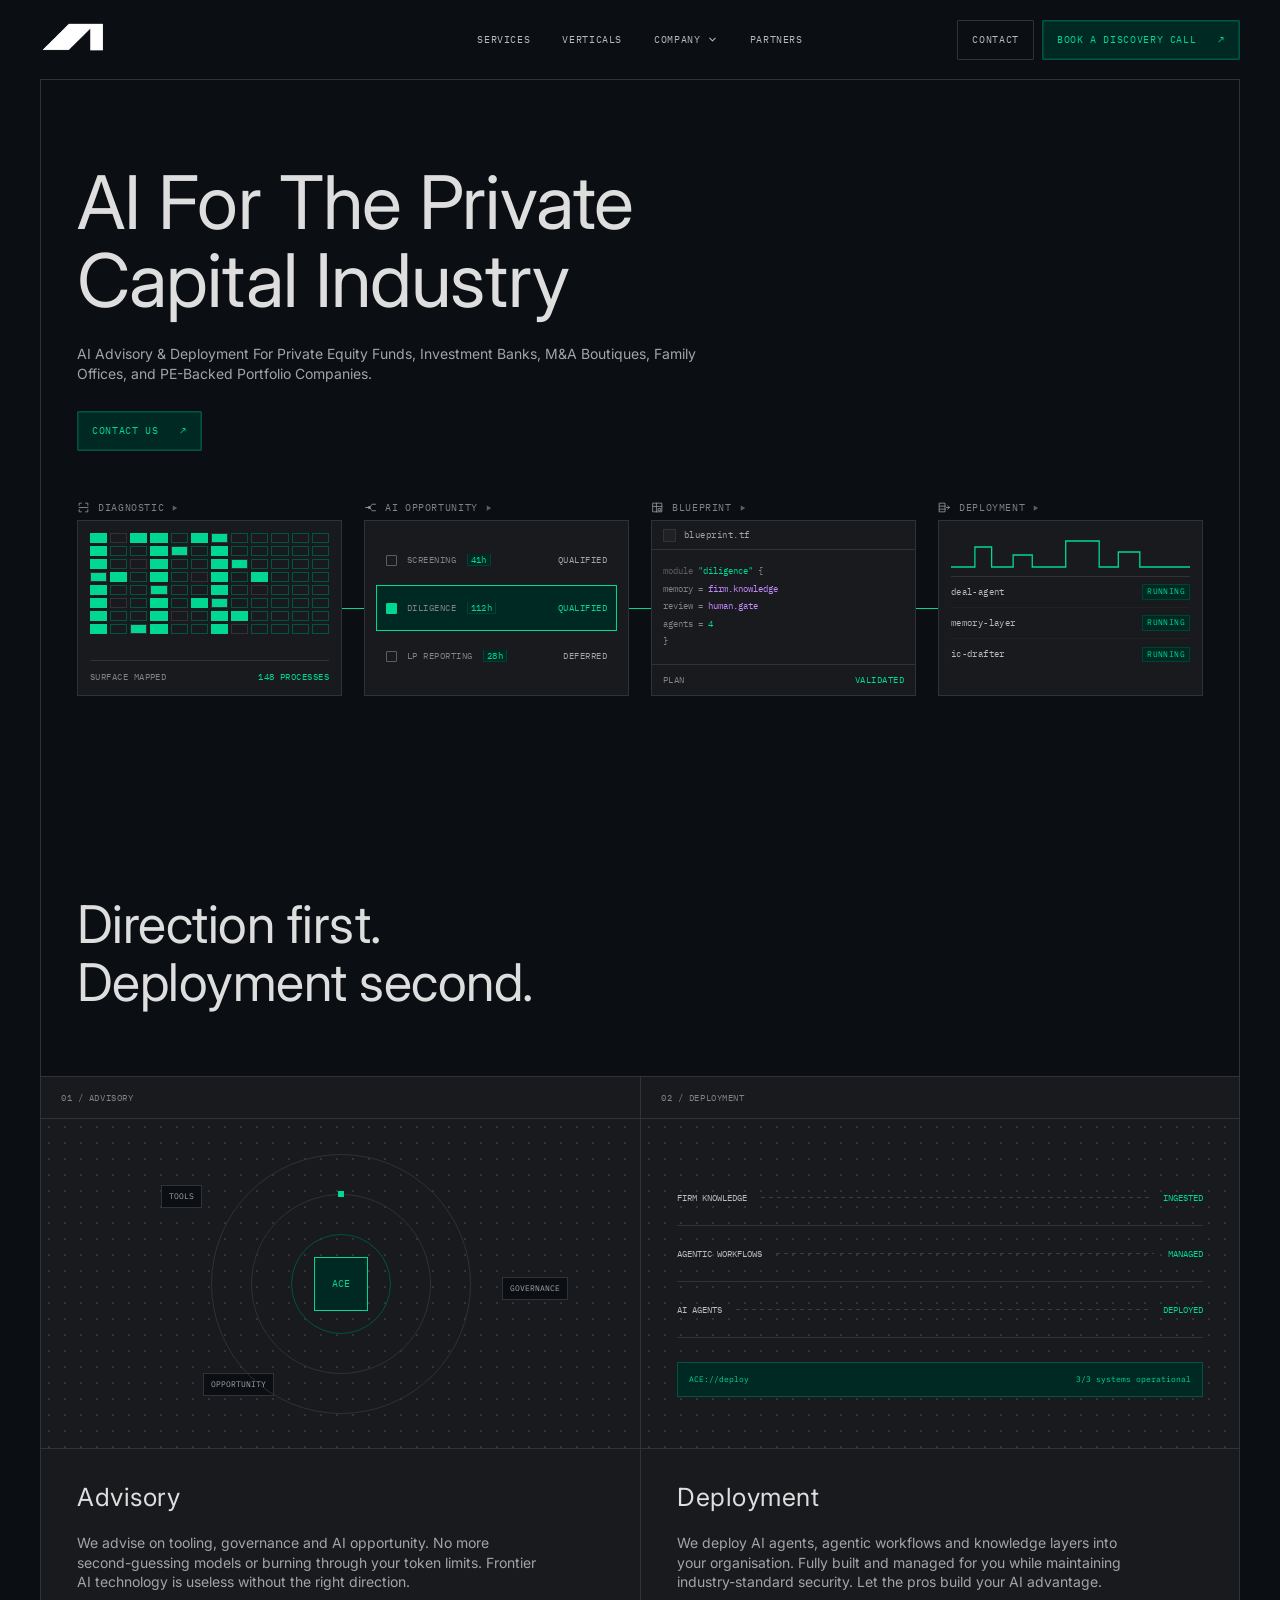
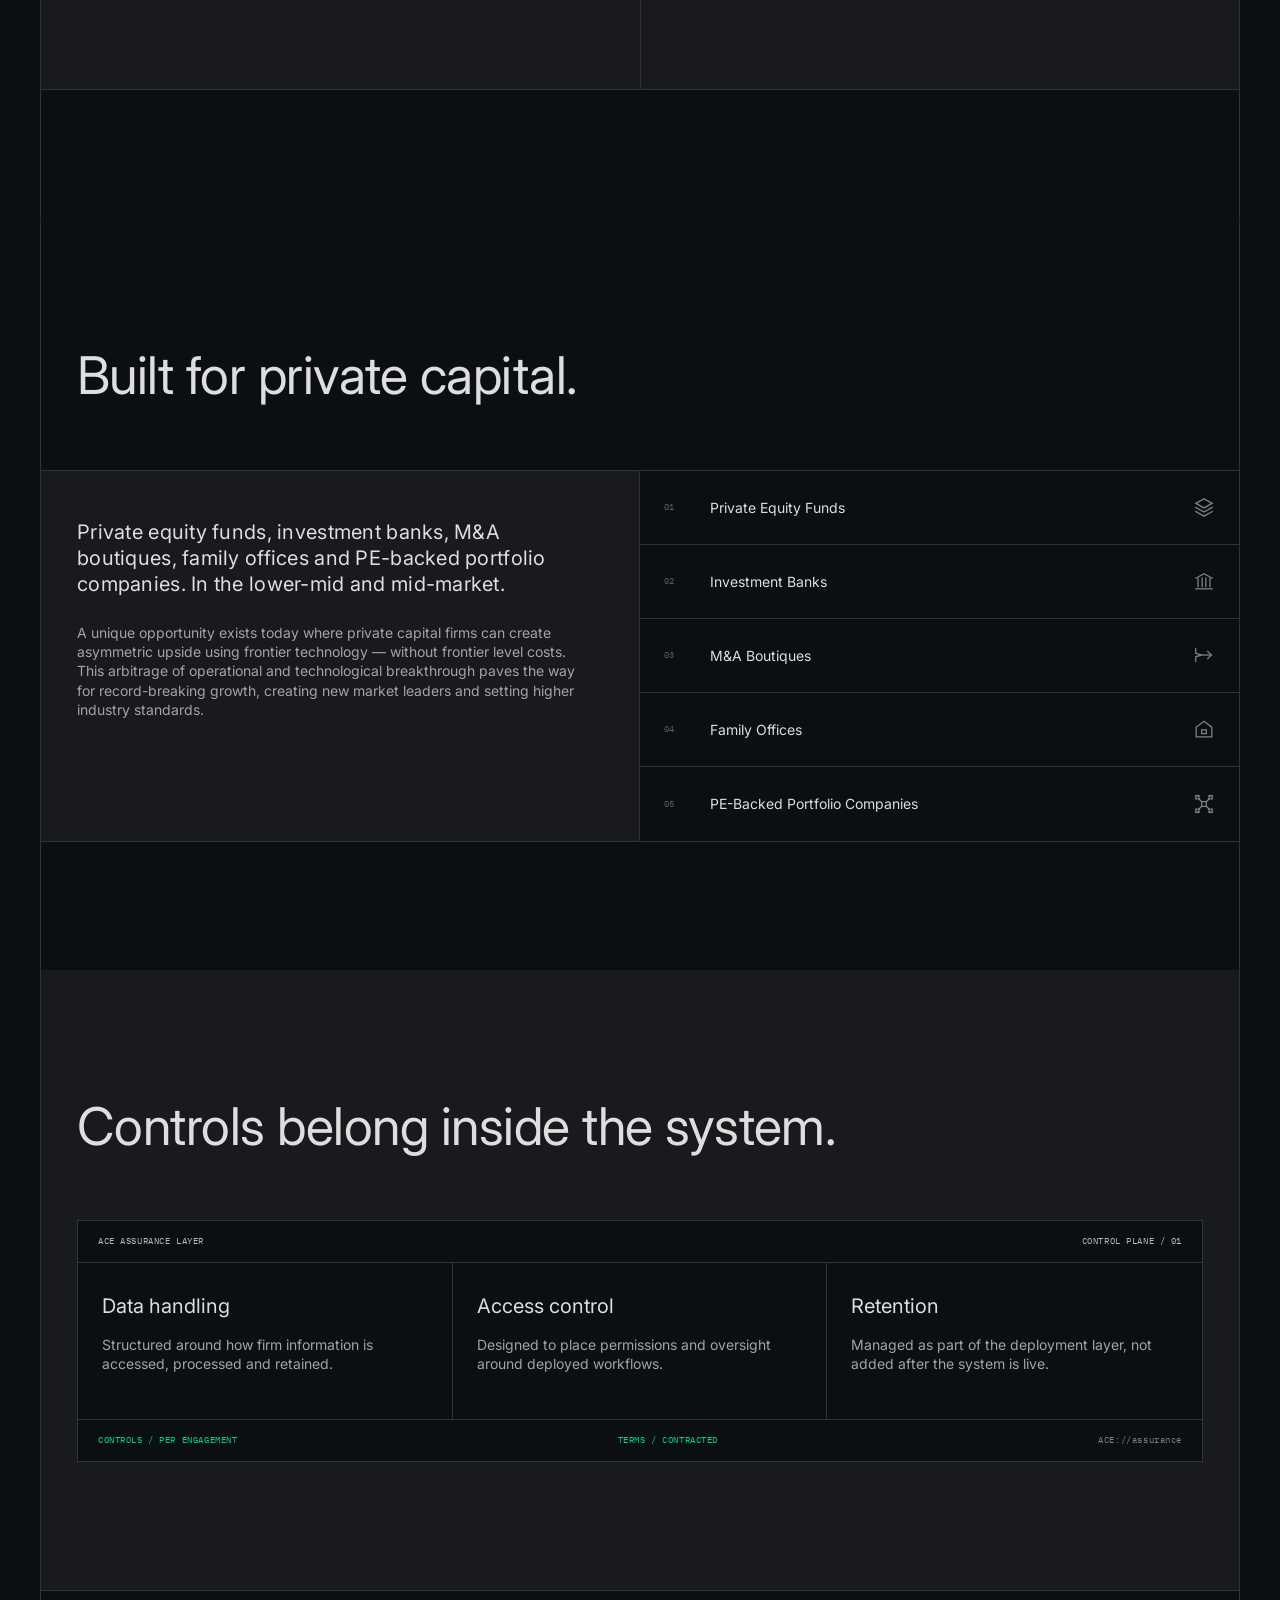
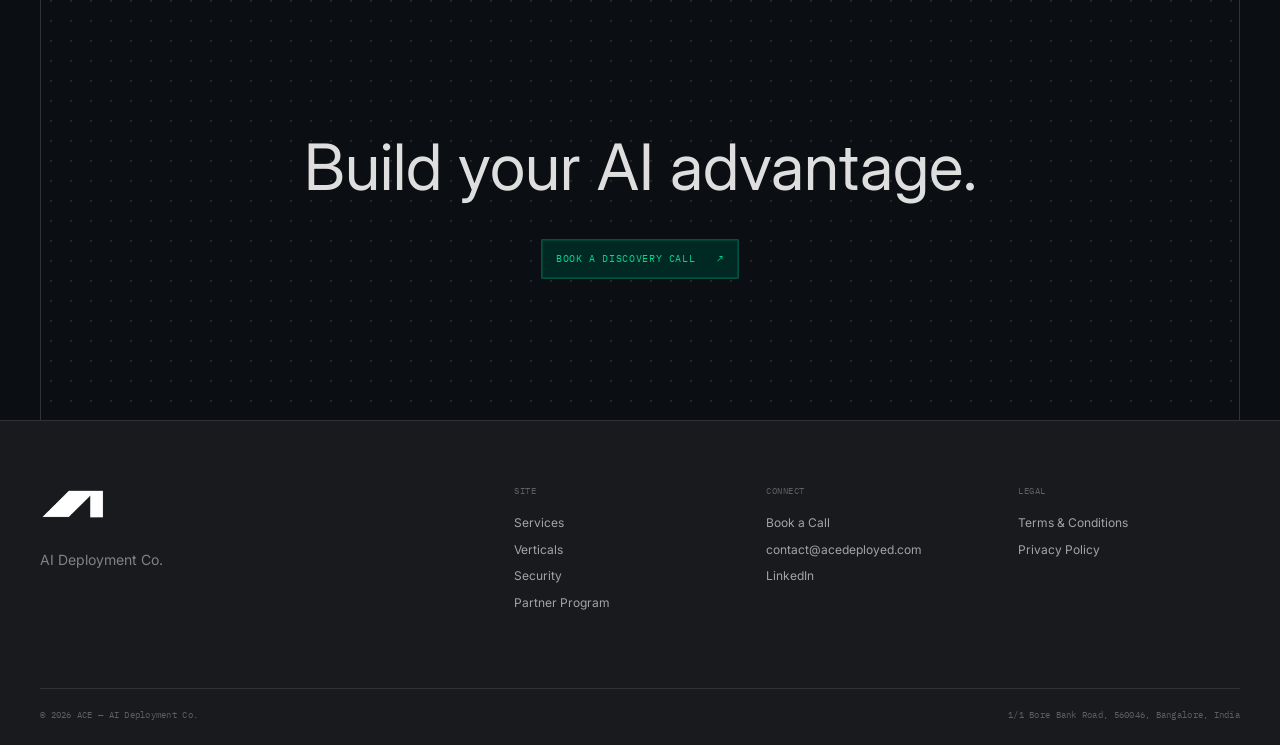
<file: index.html>
<!doctype html>
<html lang="en">
<head>
  <meta charset="UTF-8"><meta name="viewport" content="width=device-width,initial-scale=1">
  <meta name="theme-color" content="#0b0e12">
  <meta name="description" content="AI advisory and deployment for private equity funds, investment banks, M&amp;A boutiques, family offices, and PE-backed portfolio companies.">
  <link rel="canonical" href="https://ace-rebrand.vercel.app/">
  <link rel="icon" href="assets/favicon.png" sizes="any" type="image/png">
  <link rel="apple-touch-icon" href="assets/apple-touch-icon.png">
  <meta property="og:type" content="website">
  <meta property="og:site_name" content="ACE">
  <meta property="og:url" content="https://ace-rebrand.vercel.app/">
  <meta property="og:title" content="ACE &mdash; AI For The Private Capital Industry">
  <meta property="og:description" content="AI advisory and deployment for private equity funds, investment banks, M&amp;A boutiques, family offices, and PE-backed portfolio companies.">
  <meta property="og:image" content="https://ace-rebrand.vercel.app/assets/og-cover.png">
  <meta property="og:image:width" content="1200">
  <meta property="og:image:height" content="630">
  <meta property="og:image:alt" content="ACE — AI Deployment Co.">
  <meta name="twitter:card" content="summary_large_image">
  <meta name="twitter:title" content="ACE &mdash; AI For The Private Capital Industry">
  <meta name="twitter:description" content="AI advisory and deployment for private equity funds, investment banks, M&amp;A boutiques, family offices, and PE-backed portfolio companies.">
  <meta name="twitter:image" content="https://ace-rebrand.vercel.app/assets/og-cover.png">
  <title>ACE — AI Deployment Co.</title>
  <link rel="preconnect" href="https://fonts.googleapis.com"><link rel="preconnect" href="https://fonts.gstatic.com" crossorigin>
  <link href="https://fonts.googleapis.com/css2?family=IBM+Plex+Mono:wght@400&amp;family=Inter:wght@400&amp;display=swap" rel="stylesheet">
  <link rel="stylesheet" href="styles.css"><script src="script.js" defer></script>
</head>
<body>
  <a class="skip-link" href="#main">Skip to content</a>
  <header class="site-header shell">
    <a class="brand" href="#top" aria-label="ACE home"><img src="assets/ace-white-logomark.png" alt=""></a>
    <nav class="desktop-nav" aria-label="Primary navigation">
      <a href="#services">Services</a>
      <a href="#verticals">Verticals</a>
      <div class="nav-group">
        <a class="nav-trigger" href="company">Company <svg viewBox="0 0 24 24" fill="none" stroke="currentColor" stroke-width="2.2" stroke-linecap="round" stroke-linejoin="round" aria-hidden="true"><path d="m6 9 6 6 6-6"/></svg></a>
        <div class="nav-panel"><div class="nav-panel-inner">
          <a href="company#case-studies">Case Studies</a>
          <a href="company#our-team">Our Team</a>
          <a href="company#our-story">Our Story</a>
        </div></div>
      </div>
      <a href="partners">Partners</a>
    </nav>
    <div class="header-actions">
      <a class="button button-outline header-secondary" href="mailto:contact@acedeployed.com">Contact</a>
      <a class="button button-primary header-cta" href="https://cal.com/acedeployed/ace-discovery">Book a Discovery Call <span aria-hidden="true">&#8599;</span></a>
      <button class="menu-button" type="button" aria-expanded="false" aria-controls="mobile-menu"><span class="sr-only">Open menu</span><i></i><i></i></button>
    </div>
    <div class="mobile-menu" id="mobile-menu" hidden>
      <nav aria-label="Mobile navigation">
        <a href="#services"><span>01</span>Services</a>
        <a href="#verticals"><span>02</span>Verticals</a>
        <a href="company#case-studies"><span>03</span>Case Studies</a>
        <a href="company#our-team"><span>04</span>Our Team</a>
        <a href="company#our-story"><span>05</span>Our Story</a>
        <a href="partners"><span>06</span>Partners</a>
      </nav>
      <a class="button button-primary" href="https://cal.com/acedeployed/ace-discovery">Book a Discovery Call <span aria-hidden="true">&#8599;</span></a>
    </div>
  </header>

  <main id="main">
    <section class="hero shell" id="top">
      <div class="hero-copy">
        <h1>AI For The Private Capital Industry</h1>
        <p>AI Advisory &amp; Deployment For Private Equity Funds, Investment Banks, M&amp;A Boutiques, Family Offices, and PE-Backed Portfolio Companies.</p>
        <div class="hero-actions"><a class="button button-primary" href="https://cal.com/acedeployed/ace-discovery">Contact Us <span aria-hidden="true">&#8599;</span></a></div>
      </div>
      <div class="stage-rail" aria-hidden="true">
        <article class="stage"><div class="stage-head"><svg class="stage-icon" viewBox="0 0 24 24" aria-hidden="true"><path d="M4 8V4h4M16 4h4v4M20 16v4h-4M8 20H4v-4"/><path d="M4 12h16"/></svg><span>Diagnostic</span><svg class="stage-caret" viewBox="0 0 8 8" aria-hidden="true"><path d="M1 .5 7 4 1 7.5Z"/></svg></div><div class="stage-box"><i class="scan"></i><div class="diag"><div class="matrix"><i></i><i></i><i></i><i></i><i></i><i></i><i></i><i></i><i></i><i></i><i></i><i></i><i></i><i></i><i></i><i></i><i></i><i></i><i></i><i></i><i></i><i></i><i></i><i></i><i></i><i></i><i></i><i></i><i></i><i></i><i></i><i></i><i></i><i></i><i></i><i></i><i></i><i></i><i></i><i></i><i></i><i></i><i></i><i></i><i></i><i></i><i></i><i></i><i></i><i></i><i></i><i></i><i></i><i></i><i></i><i></i><i></i><i></i><i></i><i></i><i></i><i></i><i></i><i></i><i></i><i></i><i></i><i></i><i></i><i></i><i></i><i></i><i></i><i></i><i></i><i></i><i></i><i></i><i></i><i></i><i></i><i></i><i></i><i></i><i></i><i></i><i></i><i></i><i></i><i></i><i></i><i></i><i></i><i></i><i></i><i></i></div><div class="stage-foot"><span>SURFACE MAPPED</span><b>148 PROCESSES</b></div></div></div></article>
        <article class="stage"><div class="stage-head"><svg class="stage-icon" viewBox="0 0 24 24" aria-hidden="true"><path d="M3 12h7m0 0 5-6h6m-11 6 5 6h6"/><path d="M8.5 10.5h3v3h-3z"/></svg><span>AI Opportunity</span><svg class="stage-caret" viewBox="0 0 8 8" aria-hidden="true"><path d="M1 .5 7 4 1 7.5Z"/></svg></div><div class="stage-box"><div class="opp"><div class="opp-row"><i class="box"></i><em>SCREENING <u>41h</u></em><span>QUALIFIED</span></div><div class="opp-row is-pick"><i class="box"></i><em>DILIGENCE <u>112h</u></em><span>QUALIFIED</span></div><div class="opp-row"><i class="box"></i><em>LP REPORTING <u>28h</u></em><span>DEFERRED</span></div></div></div></article>
        <article class="stage"><div class="stage-head"><svg class="stage-icon" viewBox="0 0 24 24" aria-hidden="true"><path d="M4 4h16v16H4z"/><path d="M4 10h16M10 4v16"/><path d="M14 14h4v4h-4z"/></svg><span>Blueprint</span><svg class="stage-caret" viewBox="0 0 8 8" aria-hidden="true"><path d="M1 .5 7 4 1 7.5Z"/></svg></div><div class="stage-box"><div class="plan"><div class="code-head"><i></i><span>blueprint.tf</span></div><pre class="code"><span><em>module</em> <b>"diligence"</b> {</span><span>  memory  = <u>firm.knowledge</u></span><span>  review  = <u>human.gate</u></span><span>  agents  = <b>4</b></span><span>}</span></pre><div class="code-foot"><span>PLAN</span><b>VALIDATED</b></div></div></div></article>
        <article class="stage"><div class="stage-head"><svg class="stage-icon" viewBox="0 0 24 24" aria-hidden="true"><path d="M3 4h10v16H3z"/><path d="M3 9.5h10M3 15h10"/><path d="M16 12h5m-3-3 3 3-3 3"/></svg><span>Deployment</span><svg class="stage-caret" viewBox="0 0 8 8" aria-hidden="true"><path d="M1 .5 7 4 1 7.5Z"/></svg></div><div class="stage-box"><div class="ship"><div class="wave"><svg viewBox="0 0 400 44" preserveAspectRatio="none"><path d="M0 34H20V14H34V34H52V22H68V34H96V8H124V34H140V19H158V34H220V14H234V34H252V22H268V34H296V8H324V34H340V19H358V34H400"/></svg></div><div class="ship-row"><span>deal-agent</span><b class="chip"><span class="idle">PENDING</span><span class="live">RUNNING</span></b></div><div class="ship-row"><span>memory-layer</span><b class="chip"><span class="idle">PENDING</span><span class="live">RUNNING</span></b></div><div class="ship-row"><span>ic-drafter</span><b class="chip"><span class="idle">PENDING</span><span class="live">RUNNING</span></b></div></div></div></article>
      </div>
    </section>

    <section class="services section shell" id="services">
      <div class="section-intro reveal"><h2>Direction first.<br>Deployment second.</h2></div>
      <div class="service-grid">
        <article class="service-card reveal">
          <div class="card-topline"><span>01 / ADVISORY</span></div>
          <div class="card-diagram advisory-diagram" aria-hidden="true"><span class="diagram-label label-a">TOOLS</span><span class="diagram-label label-b">GOVERNANCE</span><span class="diagram-label label-c">OPPORTUNITY</span><i class="ring ring-a"></i><i class="ring ring-b"></i><i class="ring ring-c"></i><i class="orbit"><b></b></i><b class="core">ACE</b></div>
          <div class="card-copy"><h3>Advisory</h3><p>We advise on tooling, governance and AI opportunity. No more second-guessing models or burning through your token limits. Frontier AI technology is useless without the right direction.</p></div>
        </article>
        <article class="service-card reveal">
          <div class="card-topline"><span>02 / DEPLOYMENT</span></div>
          <div class="card-diagram deployment-diagram" aria-hidden="true"><div class="deploy-row"><span>FIRM KNOWLEDGE</span><i></i><b>INGESTED</b></div><div class="deploy-row"><span>AGENTIC WORKFLOWS</span><i></i><b>MANAGED</b></div><div class="deploy-row"><span>AI AGENTS</span><i></i><b>DEPLOYED</b></div><div class="deploy-log"><span>ACE://deploy</span><span>3/3 systems operational</span></div></div>
          <div class="card-copy"><h3>Deployment</h3><p>We deploy AI agents, agentic workflows and knowledge layers into your organisation. Fully built and managed for you while maintaining industry-standard security. Let the pros build your AI advantage.</p></div>
        </article>
      </div>
    </section>

    <section class="verticals section shell" id="verticals">
      <div class="section-intro reveal"><h2>Built for private capital.</h2></div>
      <div class="verticals-layout">
        <div class="verticals-copy reveal"><p class="lead">Private equity funds, investment banks, M&amp;A boutiques, family offices and PE-backed portfolio companies. In the lower-mid and mid-market.</p><p>A unique opportunity exists today where private capital firms can create asymmetric upside using frontier technology — without frontier level costs. This arbitrage of operational and technological breakthrough paves the way for record-breaking growth, creating new market leaders and setting higher industry standards.</p></div>
        <ol class="vertical-list reveal"><li><span>01</span><b>Private Equity Funds</b><svg class="vert-icon" viewBox="0 0 24 24" aria-hidden="true"><path pathLength="1" d="M12 3 21 8l-9 5-9-5 9-5Z"/><path pathLength="1" d="m3 12.5 9 5 9-5"/><path pathLength="1" d="m3 17 9 5 9-5"/></svg></li><li><span>02</span><b>Investment Banks</b><svg class="vert-icon" viewBox="0 0 24 24" aria-hidden="true"><path pathLength="1" d="M3 9 12 4l9 5"/><path pathLength="1" d="M5.5 9v9M10 9v9M14 9v9M18.5 9v9"/><path pathLength="1" d="M3 20.5h18"/></svg></li><li><span>03</span><b>M&amp;A Boutiques</b><svg class="vert-icon" viewBox="0 0 24 24" aria-hidden="true"><path pathLength="1" d="M3 5v5l6 2M3 19v-5l6-2"/><path pathLength="1" d="M9 12h11"/><path pathLength="1" d="m16 8 4 4-4 4"/></svg></li><li><span>04</span><b>Family Offices</b><svg class="vert-icon" viewBox="0 0 24 24" aria-hidden="true"><path pathLength="1" d="M3.5 10 12 3.5 20.5 10v10.5h-17V10Z"/><path pathLength="1" d="M9.5 13h5v4h-5z"/></svg></li><li><span>05</span><b>PE-Backed Portfolio Companies</b><svg class="vert-icon" viewBox="0 0 24 24" aria-hidden="true"><path pathLength="1" d="M9.5 9.5h5v5h-5z"/><path pathLength="1" d="M3 3h3.5v3.5H3zM17.5 3H21v3.5h-3.5zM3 17.5h3.5V21H3zM17.5 17.5H21V21h-3.5z"/><path pathLength="1" d="m6.5 6.5 3 3m8-3-3 3m3 8-3-3m-8 3 3-3"/></svg></li></ol>
      </div>
    </section>

    <section class="security section shell" id="security">
      <div class="section-intro reveal"><h2>Controls belong inside the system.</h2></div>
      <div class="security-console reveal">
        <svg class="console-trace" viewBox="0 0 100 100" preserveAspectRatio="none" aria-hidden="true"><rect x="0" y="0" width="100" height="100" pathLength="100"/></svg>
        <div class="console-head"><span>ACE ASSURANCE LAYER</span><span>CONTROL PLANE / 01</span></div>
        <div class="assurance-grid"><article><h3>Data handling</h3><p>Structured around how firm information is accessed, processed and retained.</p></article><article><h3>Access control</h3><p>Designed to place permissions and oversight around deployed workflows.</p></article><article><h3>Retention</h3><p>Managed as part of the deployment layer, not added after the system is live.</p></article></div>
        <div class="console-foot"><span>CONTROLS / PER ENGAGEMENT</span><span>TERMS / CONTRACTED</span><span>ACE://assurance</span></div>
      </div>
    </section>

    <section class="cta-section shell reveal"><h2>Build your AI advantage.</h2><a class="button button-primary" href="https://cal.com/acedeployed/ace-discovery">Book a discovery call <span aria-hidden="true">↗</span></a></section>
  </main>

  <footer class="site-footer" id="company"><div class="footer-inner shell">
    <div class="footer-brand"><a class="brand" href="#top" aria-label="ACE home"><img src="assets/ace-white-logomark.png" alt=""></a><p>AI Deployment Co.</p></div>
    <div class="footer-column"><p>Site</p><a href="#services">Services</a><a href="#verticals">Verticals</a><a href="#security">Security</a><a href="partners">Partner Program</a></div>
    <div class="footer-column"><p>Connect</p><a href="https://cal.com/acedeployed/ace-discovery">Book a Call</a><a href="mailto:contact@acedeployed.com">contact@acedeployed.com</a><!-- TODO: swap for the ACE company LinkedIn page when Hamza supplies it. Currently the founder profile. --><a href="https://www.linkedin.com/in/hamzavc">LinkedIn</a></div>
    <div class="footer-column"><p>Legal</p><a href="terms">Terms &amp; Conditions</a><a href="privacy">Privacy Policy</a></div>
    <div class="footer-meta"><span>© 2026 ACE — AI Deployment Co.</span><span>1/1 Bore Bank Road, 560046, Bangalore, India</span></div>
  </div></footer>
</body>
</html>
</file>
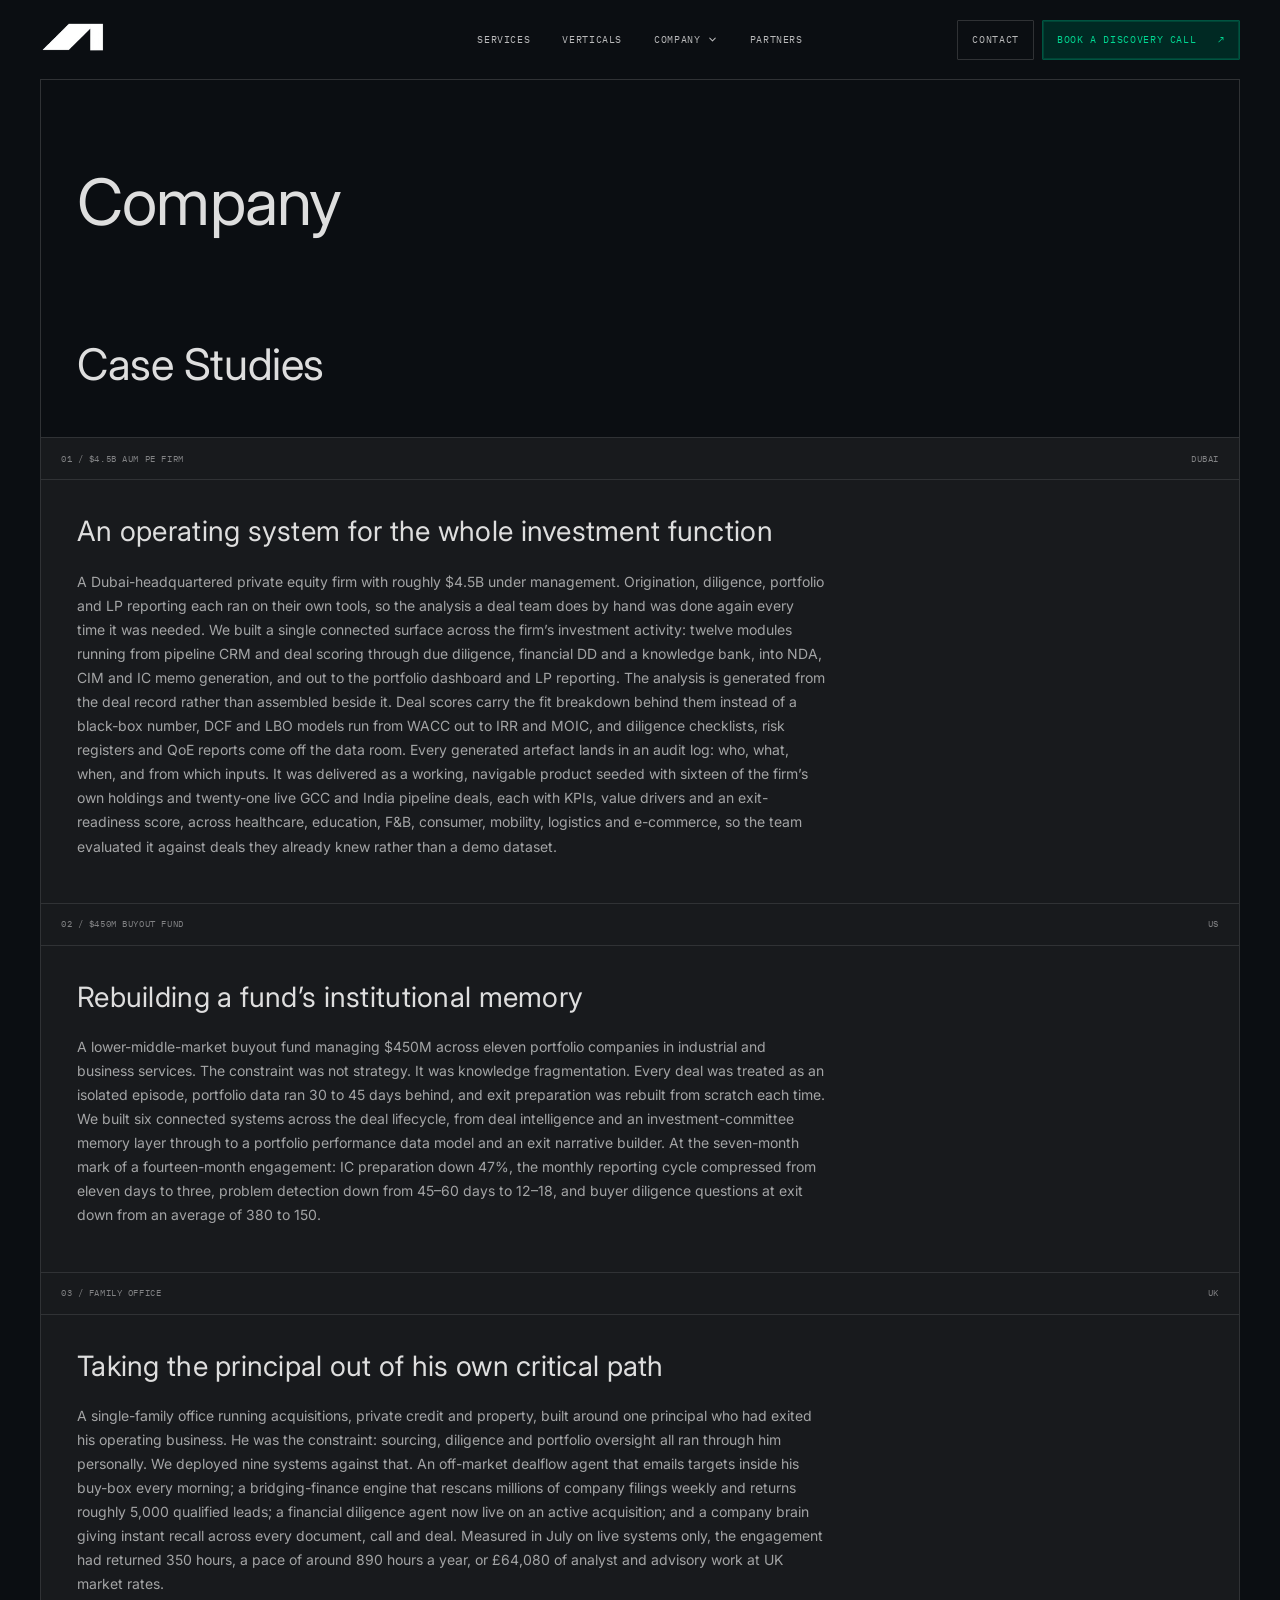
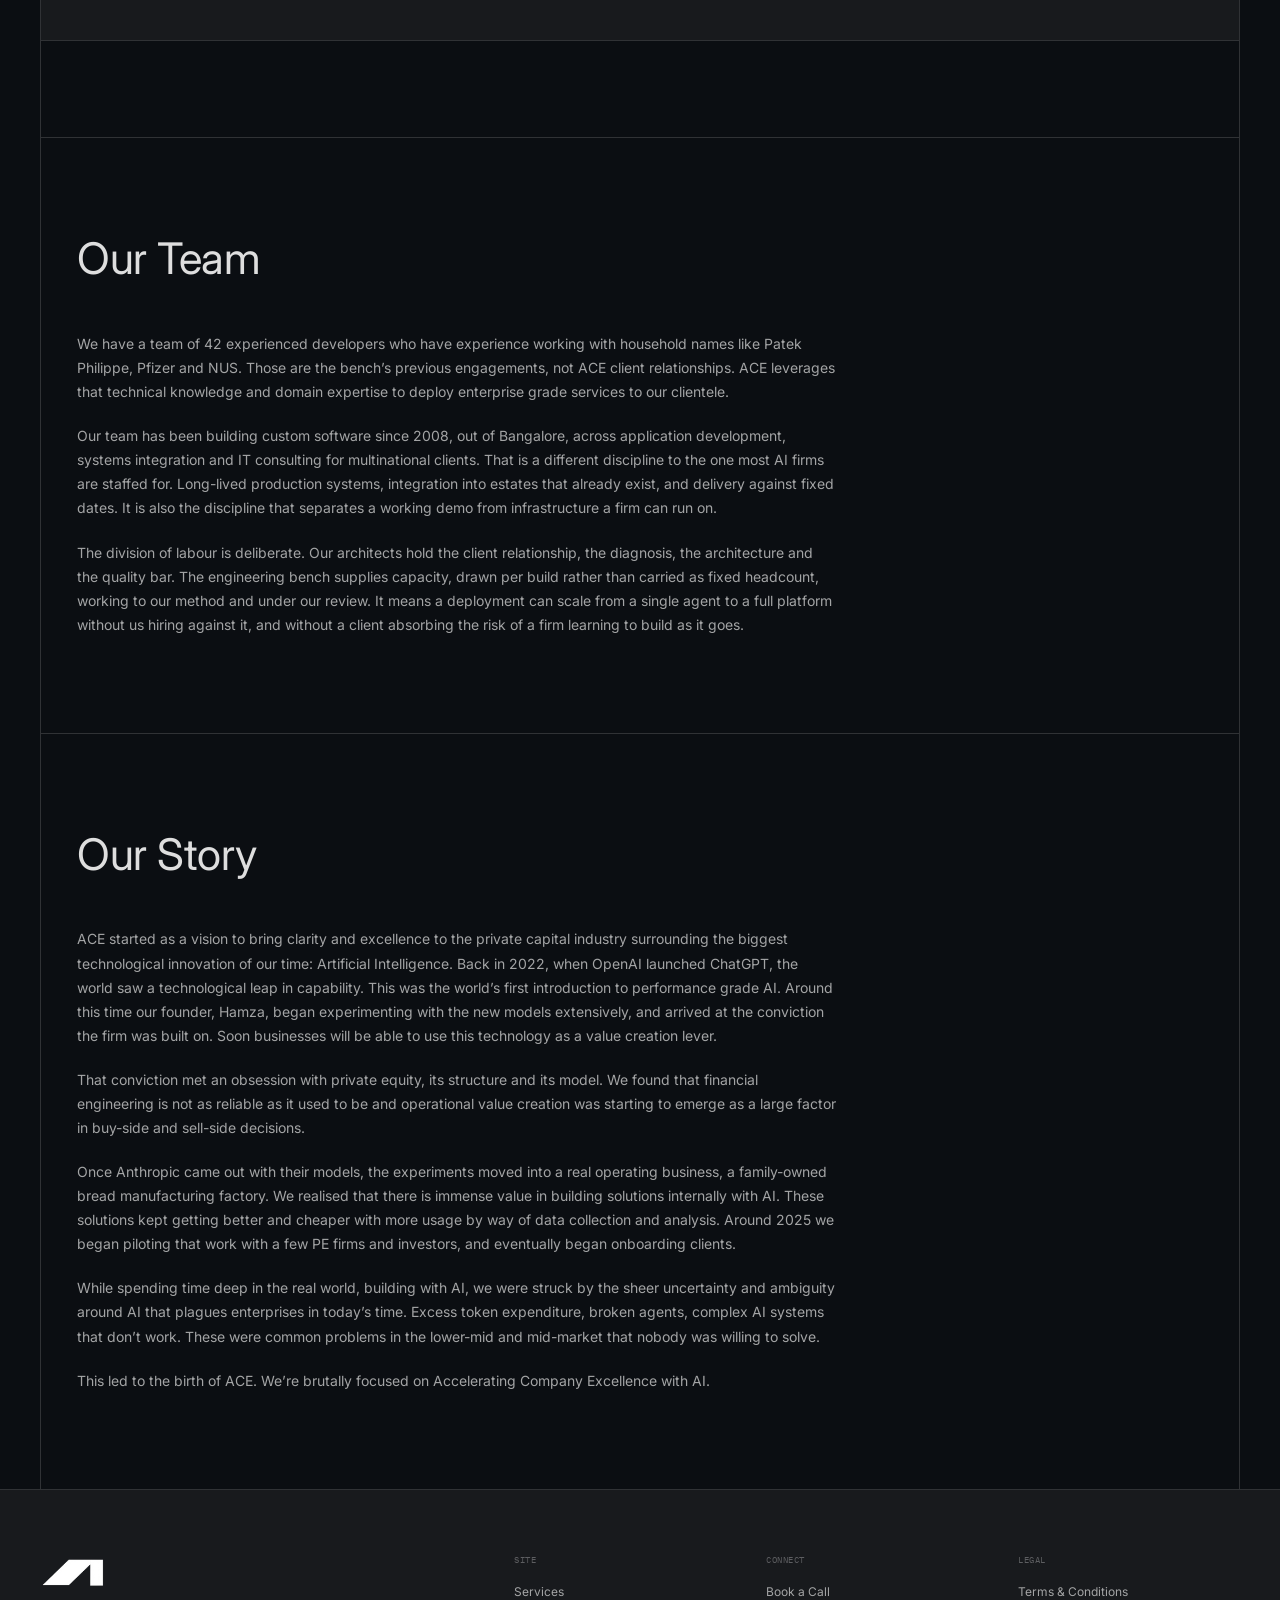
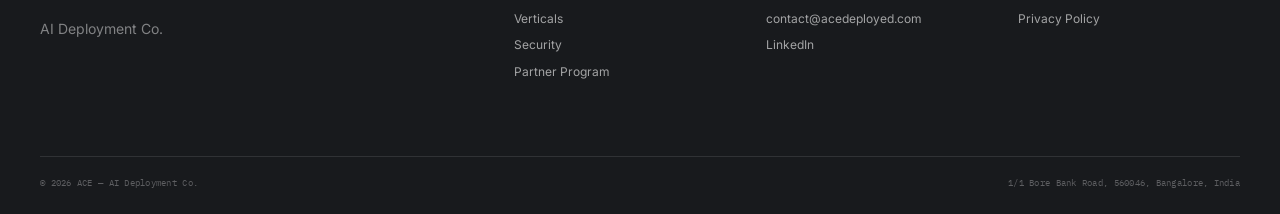
<file: company.html>
<!doctype html>
<html lang="en">
<head>
  <meta charset="UTF-8"><meta name="viewport" content="width=device-width,initial-scale=1">
  <meta name="theme-color" content="#0b0e12">
  <meta name="description" content="Case studies, our team and the story behind ACE.">
  <link rel="canonical" href="https://ace-rebrand.vercel.app/company">
  <link rel="icon" href="assets/favicon.png" sizes="any" type="image/png">
  <link rel="apple-touch-icon" href="assets/apple-touch-icon.png">
  <meta property="og:type" content="website">
  <meta property="og:site_name" content="ACE">
  <meta property="og:url" content="https://ace-rebrand.vercel.app/company">
  <meta property="og:title" content="Company &mdash; ACE">
  <meta property="og:description" content="Case studies, our team and the story behind ACE.">
  <meta property="og:image" content="https://ace-rebrand.vercel.app/assets/og-cover.png">
  <meta property="og:image:width" content="1200"><meta property="og:image:height" content="630">
  <meta name="twitter:card" content="summary_large_image">
  <meta name="twitter:title" content="Company &mdash; ACE"><meta name="twitter:description" content="Case studies, our team and the story behind ACE.">
  <meta name="twitter:image" content="https://ace-rebrand.vercel.app/assets/og-cover.png">
  <title>Company &mdash; ACE</title>
  <link rel="preconnect" href="https://fonts.googleapis.com"><link rel="preconnect" href="https://fonts.gstatic.com" crossorigin>
  <link href="https://fonts.googleapis.com/css2?family=IBM+Plex+Mono:wght@400&amp;family=Inter:wght@400&amp;display=swap" rel="stylesheet">
  <link rel="stylesheet" href="styles.css"><script src="script.js" defer></script>
</head>
<body>
  <a class="skip-link" href="#main">Skip to content</a>
  <header class="site-header shell">
    <a class="brand" href="/" aria-label="ACE home"><img src="assets/ace-white-logomark.png" alt=""></a>
    <nav class="desktop-nav" aria-label="Primary navigation">
      <a href="/#services">Services</a>
      <a href="/#verticals">Verticals</a>
      <div class="nav-group">
        <a class="nav-trigger" href="company">Company <svg viewBox="0 0 24 24" fill="none" stroke="currentColor" stroke-width="2.2" stroke-linecap="round" stroke-linejoin="round" aria-hidden="true"><path d="m6 9 6 6 6-6"/></svg></a>
        <div class="nav-panel"><div class="nav-panel-inner">
          <a href="company#case-studies">Case Studies</a>
          <a href="company#our-team">Our Team</a>
          <a href="company#our-story">Our Story</a>
        </div></div>
      </div>
      <a href="partners">Partners</a>
    </nav>
    <div class="header-actions">
      <a class="button button-outline header-secondary" href="mailto:contact@acedeployed.com">Contact</a>
      <a class="button button-primary header-cta" href="https://cal.com/acedeployed/ace-discovery">Book a Discovery Call <span aria-hidden="true">&#8599;</span></a>
      <button class="menu-button" type="button" aria-expanded="false" aria-controls="mobile-menu"><span class="sr-only">Open menu</span><i></i><i></i></button>
    </div>
    <div class="mobile-menu" id="mobile-menu" hidden>
      <nav aria-label="Mobile navigation">
        <a href="/#services"><span>01</span>Services</a>
        <a href="/#verticals"><span>02</span>Verticals</a>
        <a href="company#case-studies"><span>03</span>Case Studies</a>
        <a href="company#our-team"><span>04</span>Our Team</a>
        <a href="company#our-story"><span>05</span>Our Story</a>
        <a href="partners"><span>06</span>Partners</a>
      </nav>
      <a class="button button-primary" href="https://cal.com/acedeployed/ace-discovery">Book a Discovery Call <span aria-hidden="true">&#8599;</span></a>
    </div>
  </header>

  <main id="main">
    <div class="page-head shell">
      <h1>Company</h1>
    </div>

    <section class="page-section shell" id="case-studies">
      <h2>Case Studies</h2>
      <article class="case">
        <div class="card-topline"><span>01 / $4.5B AUM PE FIRM</span><span>DUBAI</span></div>
        <div class="case-body"><h3>An operating system for the whole investment function</h3><p>A Dubai-headquartered private equity firm with roughly $4.5B under management. Origination, diligence, portfolio and LP reporting each ran on their own tools, so the analysis a deal team does by hand was done again every time it was needed. We built a single connected surface across the firm&rsquo;s investment activity: twelve modules running from pipeline CRM and deal scoring through due diligence, financial DD and a knowledge bank, into NDA, CIM and IC memo generation, and out to the portfolio dashboard and LP reporting. The analysis is generated from the deal record rather than assembled beside it. Deal scores carry the fit breakdown behind them instead of a black-box number, DCF and LBO models run from WACC out to IRR and MOIC, and diligence checklists, risk registers and QoE reports come off the data room. Every generated artefact lands in an audit log: who, what, when, and from which inputs. It was delivered as a working, navigable product seeded with sixteen of the firm&rsquo;s own holdings and twenty-one live GCC and India pipeline deals, each with KPIs, value drivers and an exit-readiness score, across healthcare, education, F&amp;B, consumer, mobility, logistics and e-commerce, so the team evaluated it against deals they already knew rather than a demo dataset.</p></div>
      </article>
      <article class="case">
        <div class="card-topline"><span>02 / $450M BUYOUT FUND</span><span>US</span></div>
        <div class="case-body"><h3>Rebuilding a fund&rsquo;s institutional memory</h3><p>A lower-middle-market buyout fund managing $450M across eleven portfolio companies in industrial and business services. The constraint was not strategy. It was knowledge fragmentation. Every deal was treated as an isolated episode, portfolio data ran 30 to 45 days behind, and exit preparation was rebuilt from scratch each time. We built six connected systems across the deal lifecycle, from deal intelligence and an investment-committee memory layer through to a portfolio performance data model and an exit narrative builder. At the seven-month mark of a fourteen-month engagement: IC preparation down 47%, the monthly reporting cycle compressed from eleven days to three, problem detection down from 45&ndash;60 days to 12&ndash;18, and buyer diligence questions at exit down from an average of 380 to 150.</p></div>
      </article>
      <article class="case">
        <div class="card-topline"><span>03 / FAMILY OFFICE</span><span>UK</span></div>
        <div class="case-body"><h3>Taking the principal out of his own critical path</h3><p>A single-family office running acquisitions, private credit and property, built around one principal who had exited his operating business. He was the constraint: sourcing, diligence and portfolio oversight all ran through him personally. We deployed nine systems against that. An off-market dealflow agent that emails targets inside his buy-box every morning; a bridging-finance engine that rescans millions of company filings weekly and returns roughly 5,000 qualified leads; a financial diligence agent now live on an active acquisition; and a company brain giving instant recall across every document, call and deal. Measured in July on live systems only, the engagement had returned 350 hours, a pace of around 890 hours a year, or &pound;64,080 of analyst and advisory work at UK market rates.</p></div>
      </article>
    </section>

    <section class="page-section shell" id="our-team">
      <h2>Our Team</h2>
      <div class="prose"><p>We have a team of 42 experienced developers who have experience working with household names like Patek Philippe, Pfizer and NUS. Those are the bench&rsquo;s previous engagements, not ACE client relationships. ACE leverages that technical knowledge and domain expertise to deploy enterprise grade services to our clientele.</p><p>Our team has been building custom software since 2008, out of Bangalore, across application development, systems integration and IT consulting for multinational clients. That is a different discipline to the one most AI firms are staffed for. Long-lived production systems, integration into estates that already exist, and delivery against fixed dates. It is also the discipline that separates a working demo from infrastructure a firm can run on.</p><p>The division of labour is deliberate. Our architects hold the client relationship, the diagnosis, the architecture and the quality bar. The engineering bench supplies capacity, drawn per build rather than carried as fixed headcount, working to our method and under our review. It means a deployment can scale from a single agent to a full platform without us hiring against it, and without a client absorbing the risk of a firm learning to build as it goes.</p></div>
    </section>

    <section class="page-section shell" id="our-story">
      <h2>Our Story</h2>
      <div class="prose"><p>ACE started as a vision to bring clarity and excellence to the private capital industry surrounding the biggest technological innovation of our time: Artificial Intelligence. Back in 2022, when OpenAI launched ChatGPT, the world saw a technological leap in capability. This was the world&rsquo;s first introduction to performance grade AI. Around this time our founder, Hamza, began experimenting with the new models extensively, and arrived at the conviction the firm was built on. Soon businesses will be able to use this technology as a value creation lever.</p><p>That conviction met an obsession with private equity, its structure and its model. We found that financial engineering is not as reliable as it used to be and operational value creation was starting to emerge as a large factor in buy-side and sell-side decisions.</p><p>Once Anthropic came out with their models, the experiments moved into a real operating business, a family-owned bread manufacturing factory. We realised that there is immense value in building solutions internally with AI. These solutions kept getting better and cheaper with more usage by way of data collection and analysis. Around 2025 we began piloting that work with a few PE firms and investors, and eventually began onboarding clients.</p><p>While spending time deep in the real world, building with AI, we were struck by the sheer uncertainty and ambiguity around AI that plagues enterprises in today&rsquo;s time. Excess token expenditure, broken agents, complex AI systems that don&rsquo;t work. These were common problems in the lower-mid and mid-market that nobody was willing to solve.</p><p>This led to the birth of ACE. We&rsquo;re brutally focused on Accelerating Company Excellence with AI.</p></div>
    </section>

  </main>

  <footer class="site-footer" id="company"><div class="footer-inner shell">
    <div class="footer-brand"><a class="brand" href="/" aria-label="ACE home"><img src="assets/ace-white-logomark.png" alt=""></a><p>AI Deployment Co.</p></div>
    <div class="footer-column"><p>Site</p><a href="/#services">Services</a><a href="/#verticals">Verticals</a><a href="/#security">Security</a><a href="partners">Partner Program</a></div>
    <div class="footer-column"><p>Connect</p><a href="https://cal.com/acedeployed/ace-discovery">Book a Call</a><a href="mailto:contact@acedeployed.com">contact@acedeployed.com</a><!-- TODO: swap for the ACE company LinkedIn page when Hamza supplies it. Currently the founder profile. --><a href="https://www.linkedin.com/in/hamzavc">LinkedIn</a></div>
    <div class="footer-column"><p>Legal</p><a href="terms">Terms &amp; Conditions</a><a href="privacy">Privacy Policy</a></div>
    <div class="footer-meta"><span>© 2026 ACE — AI Deployment Co.</span><span>1/1 Bore Bank Road, 560046, Bangalore, India</span></div>
  </div></footer>
</body>
</html>
</file>
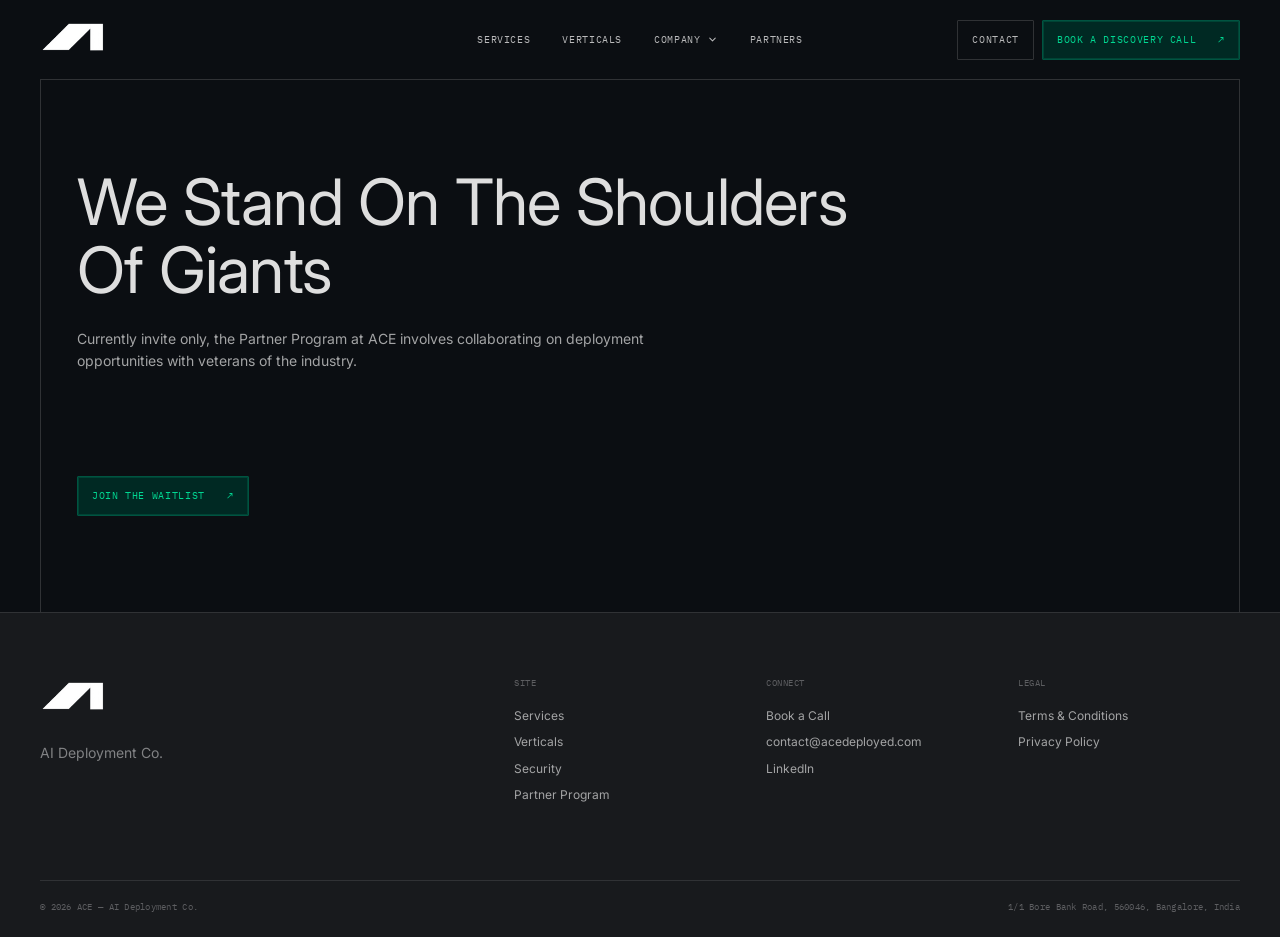
<file: partners.html>
<!doctype html>
<html lang="en">
<head>
  <meta charset="UTF-8"><meta name="viewport" content="width=device-width,initial-scale=1">
  <meta name="theme-color" content="#0b0e12">
  <meta name="description" content="Invite-only collaboration on deployment opportunities with veterans of the industry.">
  <link rel="canonical" href="https://ace-rebrand.vercel.app/partners">
  <link rel="icon" href="assets/favicon.png" sizes="any" type="image/png">
  <link rel="apple-touch-icon" href="assets/apple-touch-icon.png">
  <meta property="og:type" content="website">
  <meta property="og:site_name" content="ACE">
  <meta property="og:url" content="https://ace-rebrand.vercel.app/partners">
  <meta property="og:title" content="Partner Program &mdash; ACE">
  <meta property="og:description" content="Invite-only collaboration on deployment opportunities with veterans of the industry.">
  <meta property="og:image" content="https://ace-rebrand.vercel.app/assets/og-cover.png">
  <meta property="og:image:width" content="1200"><meta property="og:image:height" content="630">
  <meta name="twitter:card" content="summary_large_image">
  <meta name="twitter:title" content="Partner Program &mdash; ACE"><meta name="twitter:description" content="Invite-only collaboration on deployment opportunities with veterans of the industry.">
  <meta name="twitter:image" content="https://ace-rebrand.vercel.app/assets/og-cover.png">
  <title>Partner Program &mdash; ACE</title>
  <link rel="preconnect" href="https://fonts.googleapis.com"><link rel="preconnect" href="https://fonts.gstatic.com" crossorigin>
  <link href="https://fonts.googleapis.com/css2?family=IBM+Plex+Mono:wght@400&amp;family=Inter:wght@400&amp;display=swap" rel="stylesheet">
  <link rel="stylesheet" href="styles.css"><script src="script.js" defer></script>
</head>
<body>
  <a class="skip-link" href="#main">Skip to content</a>
  <header class="site-header shell">
    <a class="brand" href="/" aria-label="ACE home"><img src="assets/ace-white-logomark.png" alt=""></a>
    <nav class="desktop-nav" aria-label="Primary navigation">
      <a href="/#services">Services</a>
      <a href="/#verticals">Verticals</a>
      <div class="nav-group">
        <a class="nav-trigger" href="company">Company <svg viewBox="0 0 24 24" fill="none" stroke="currentColor" stroke-width="2.2" stroke-linecap="round" stroke-linejoin="round" aria-hidden="true"><path d="m6 9 6 6 6-6"/></svg></a>
        <div class="nav-panel"><div class="nav-panel-inner">
          <a href="company#case-studies">Case Studies</a>
          <a href="company#our-team">Our Team</a>
          <a href="company#our-story">Our Story</a>
        </div></div>
      </div>
      <a href="partners">Partners</a>
    </nav>
    <div class="header-actions">
      <a class="button button-outline header-secondary" href="mailto:contact@acedeployed.com">Contact</a>
      <a class="button button-primary header-cta" href="https://cal.com/acedeployed/ace-discovery">Book a Discovery Call <span aria-hidden="true">&#8599;</span></a>
      <button class="menu-button" type="button" aria-expanded="false" aria-controls="mobile-menu"><span class="sr-only">Open menu</span><i></i><i></i></button>
    </div>
    <div class="mobile-menu" id="mobile-menu" hidden>
      <nav aria-label="Mobile navigation">
        <a href="/#services"><span>01</span>Services</a>
        <a href="/#verticals"><span>02</span>Verticals</a>
        <a href="company#case-studies"><span>03</span>Case Studies</a>
        <a href="company#our-team"><span>04</span>Our Team</a>
        <a href="company#our-story"><span>05</span>Our Story</a>
        <a href="partners"><span>06</span>Partners</a>
      </nav>
      <a class="button button-primary" href="https://cal.com/acedeployed/ace-discovery">Book a Discovery Call <span aria-hidden="true">&#8599;</span></a>
    </div>
  </header>

  <main id="main">
    <div class="page-head shell">
      <h1>We Stand On The Shoulders Of Giants</h1>
      <p>Currently invite only, the Partner Program at ACE involves collaborating on deployment opportunities with veterans of the industry.</p>
    </div>

    <section class="page-section shell">
      <div class="prose">
        <a class="button button-primary" href="https://tally.so/r/Xx75E4">Join the waitlist <span aria-hidden="true">&#8599;</span></a>
      </div>
    </section>

  </main>

  <footer class="site-footer" id="company"><div class="footer-inner shell">
    <div class="footer-brand"><a class="brand" href="/" aria-label="ACE home"><img src="assets/ace-white-logomark.png" alt=""></a><p>AI Deployment Co.</p></div>
    <div class="footer-column"><p>Site</p><a href="/#services">Services</a><a href="/#verticals">Verticals</a><a href="/#security">Security</a><a href="partners">Partner Program</a></div>
    <div class="footer-column"><p>Connect</p><a href="https://cal.com/acedeployed/ace-discovery">Book a Call</a><a href="mailto:contact@acedeployed.com">contact@acedeployed.com</a><!-- TODO: swap for the ACE company LinkedIn page when Hamza supplies it. Currently the founder profile. --><a href="https://www.linkedin.com/in/hamzavc">LinkedIn</a></div>
    <div class="footer-column"><p>Legal</p><a href="terms">Terms &amp; Conditions</a><a href="privacy">Privacy Policy</a></div>
    <div class="footer-meta"><span>© 2026 ACE — AI Deployment Co.</span><span>1/1 Bore Bank Road, 560046, Bangalore, India</span></div>
  </div></footer>
</body>
</html>
</file>
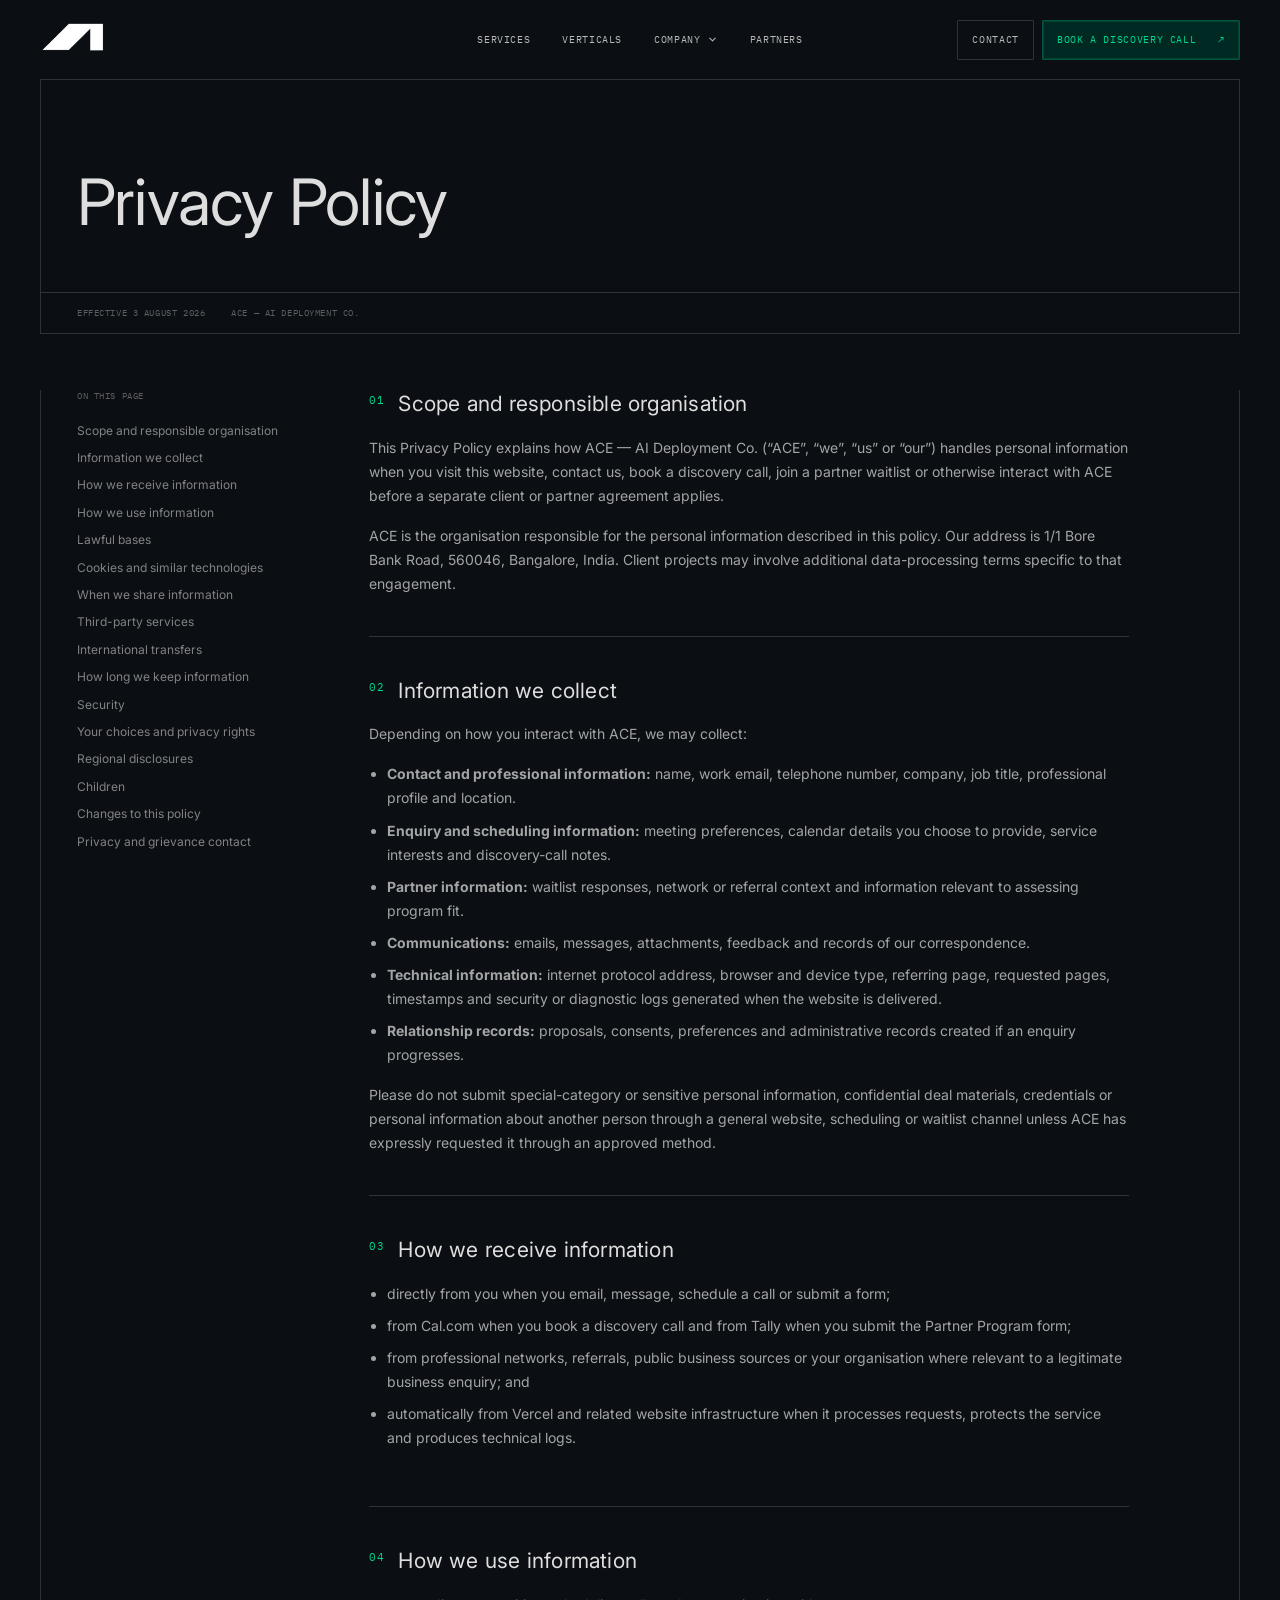
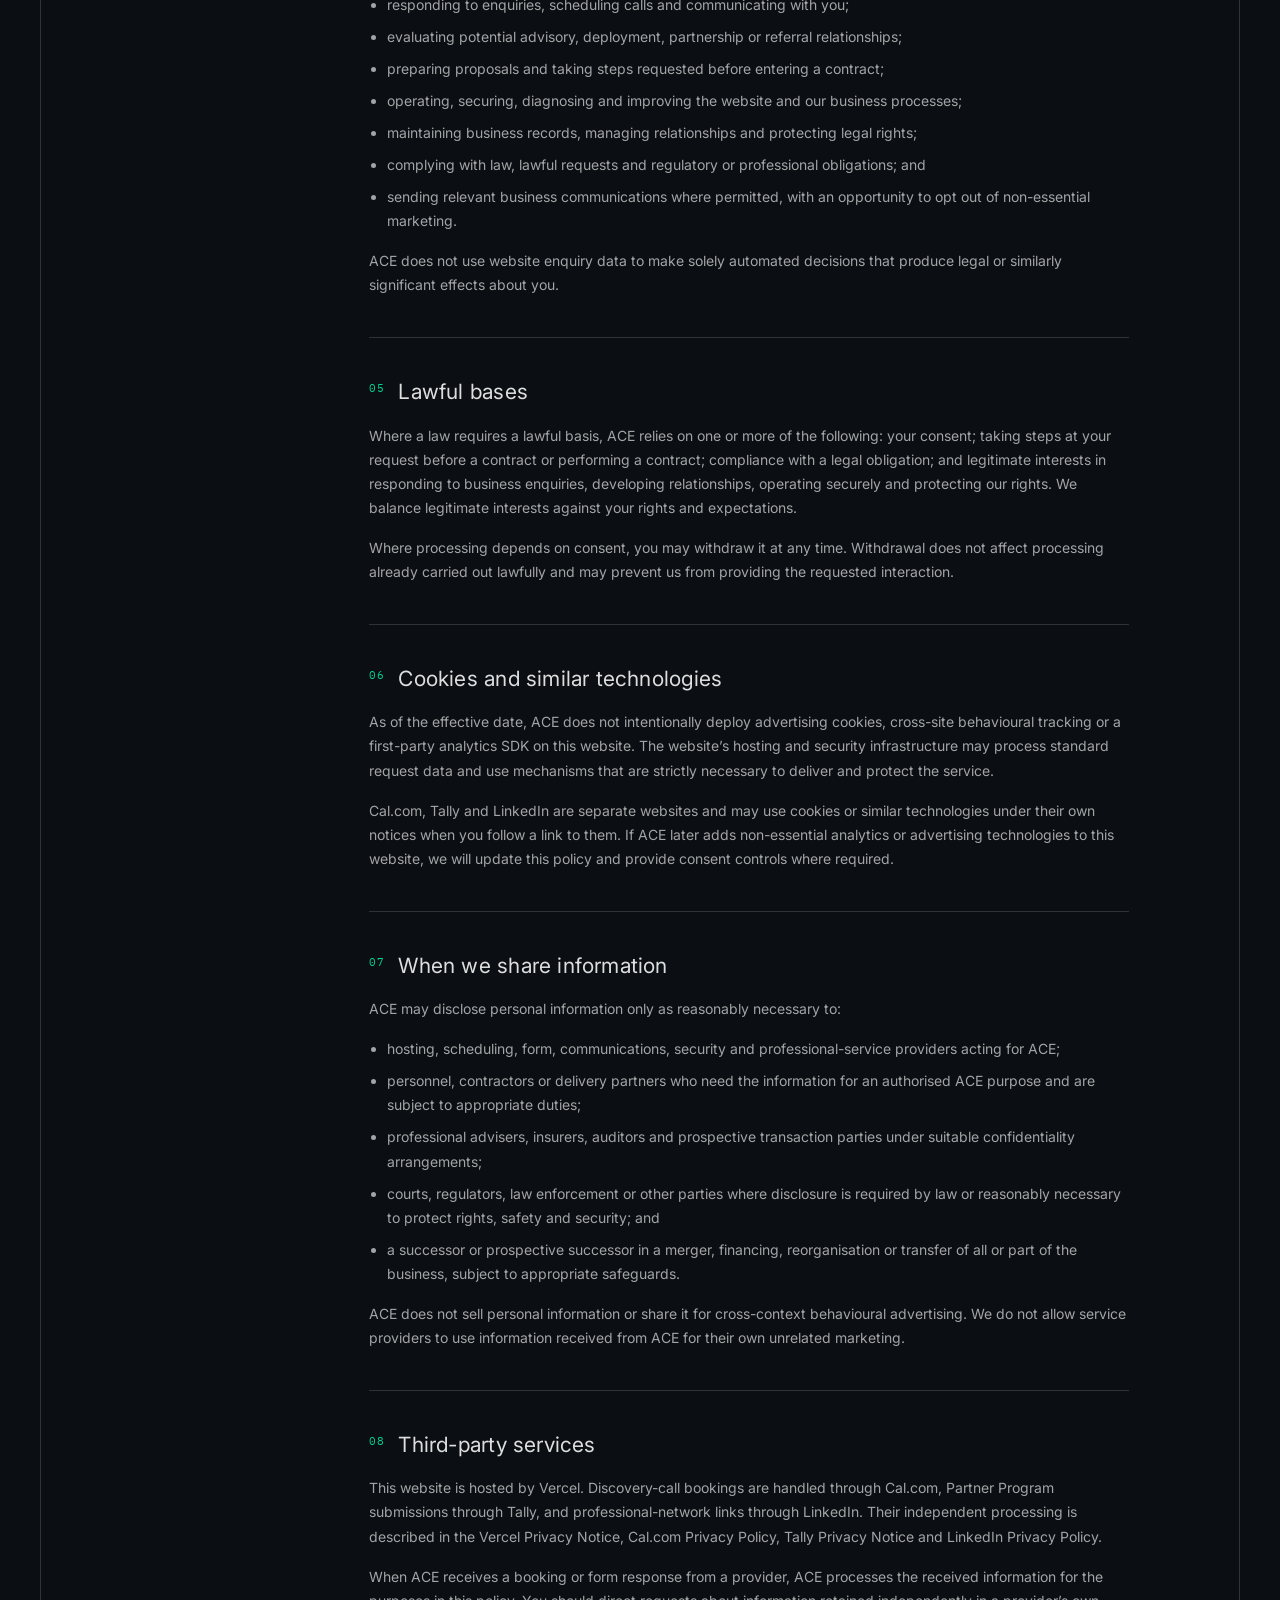
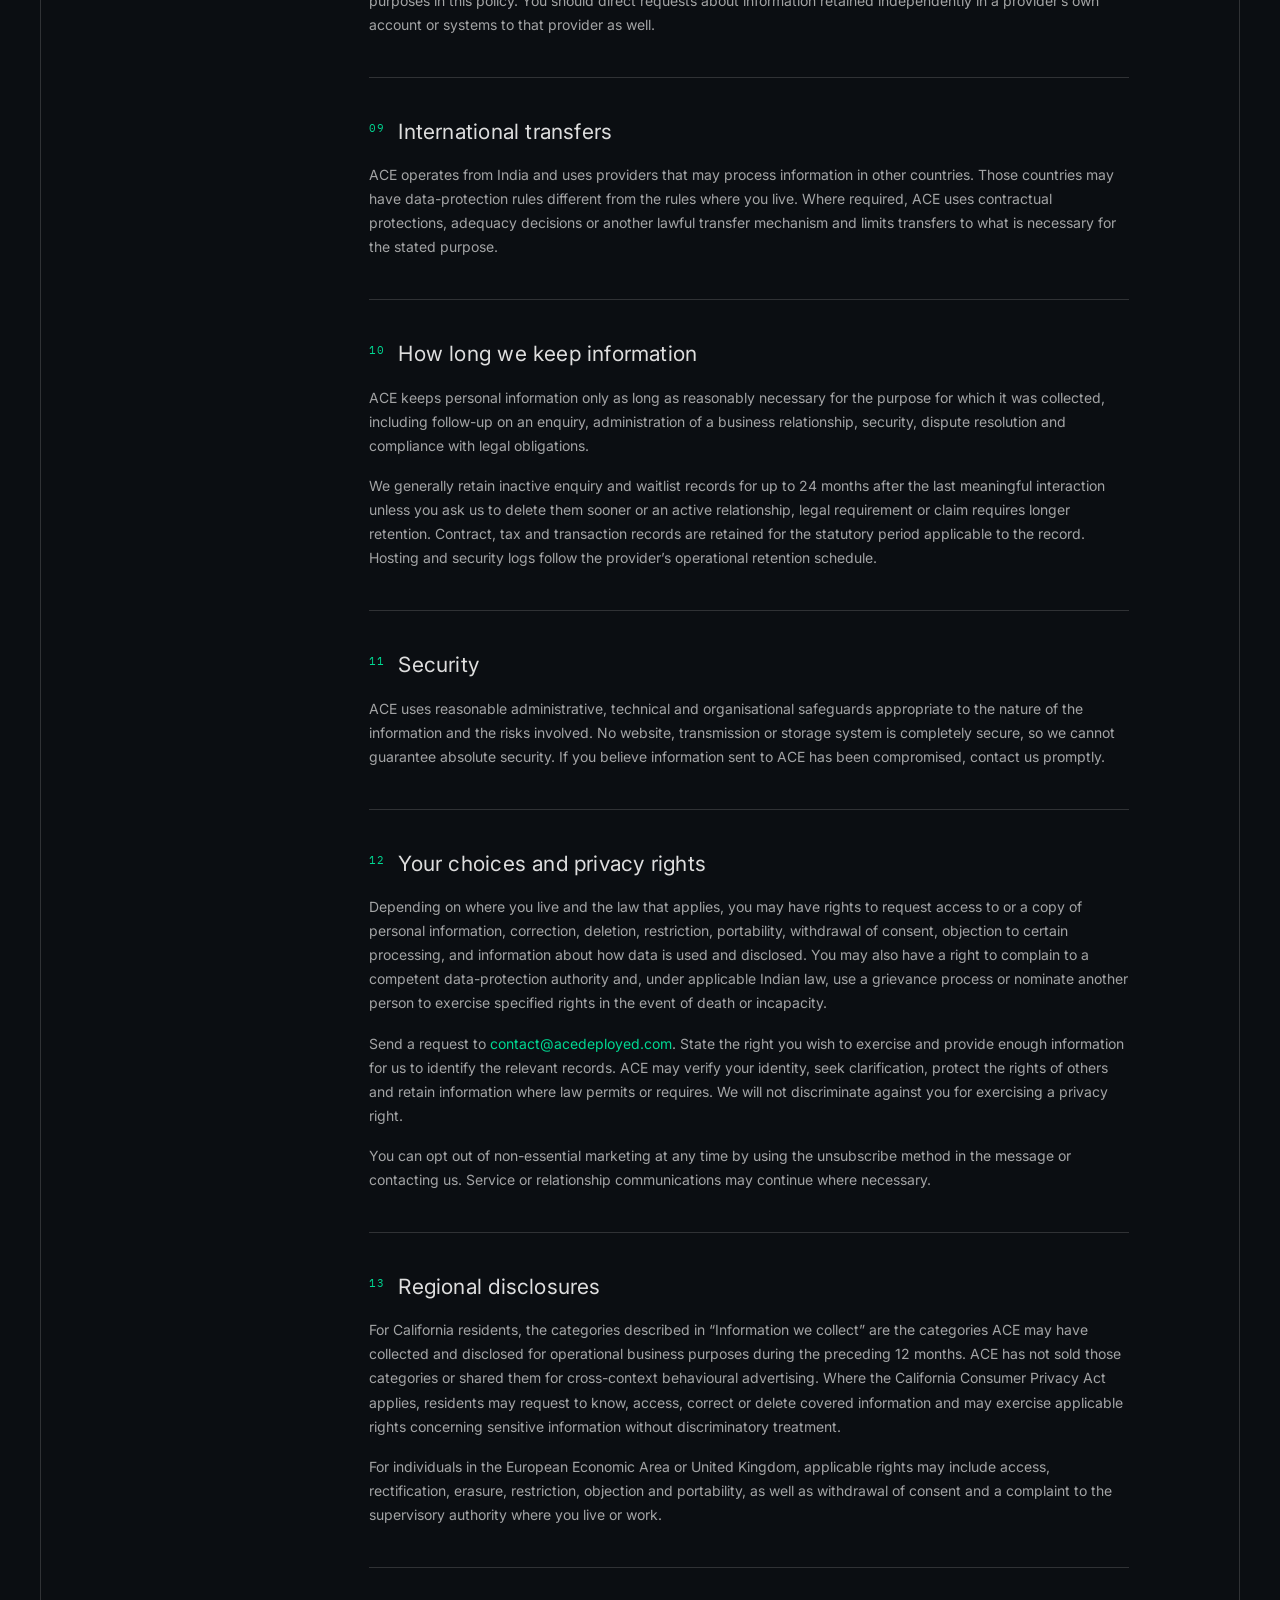
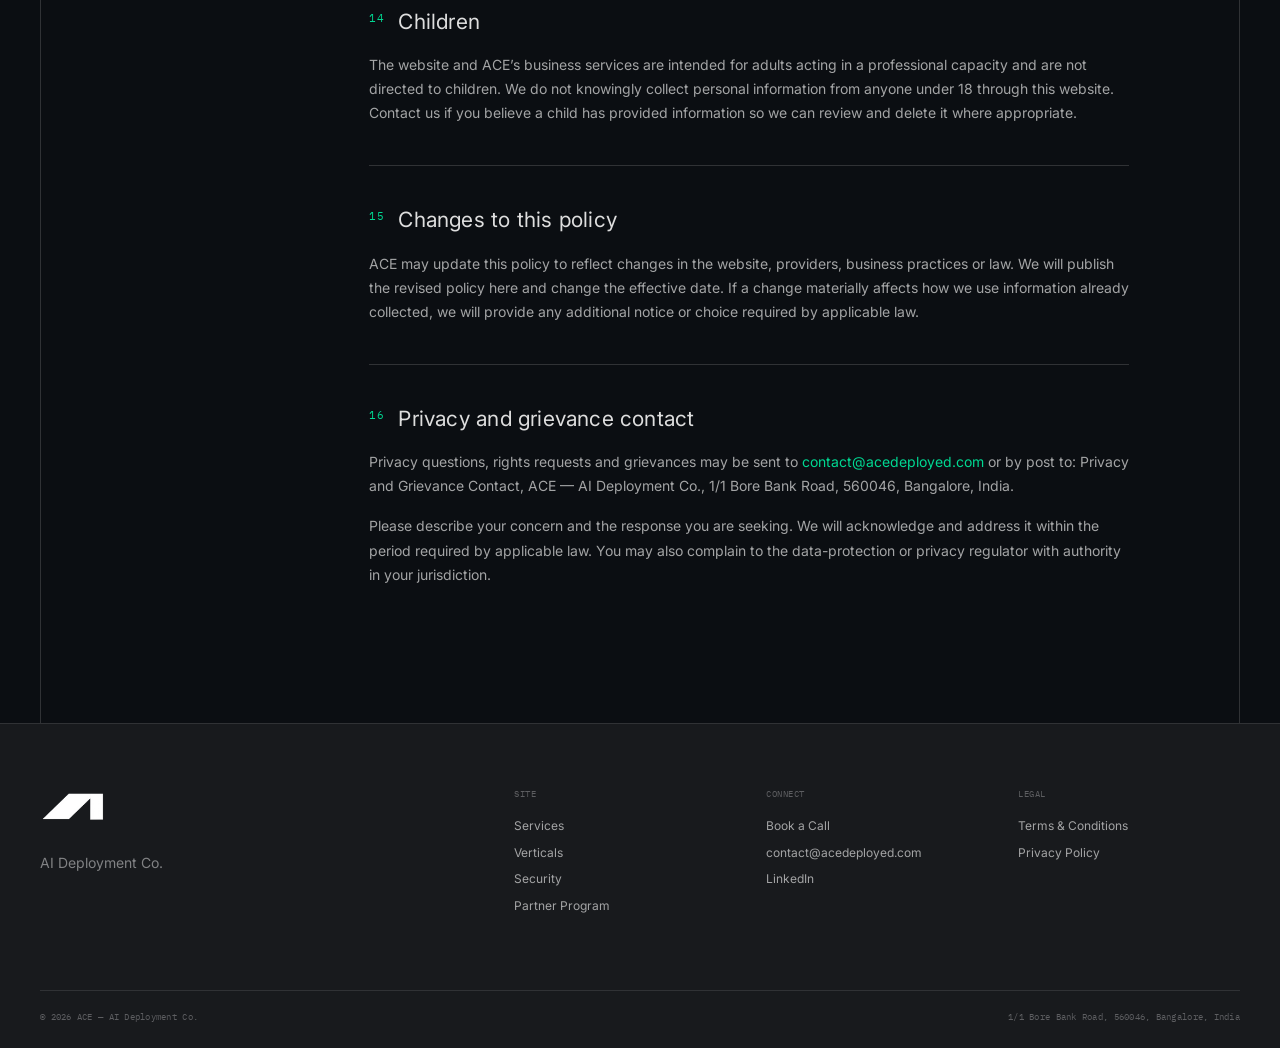
<file: privacy.html>
<!doctype html>
<html lang="en">
<head>
  <meta charset="UTF-8"><meta name="viewport" content="width=device-width,initial-scale=1">
  <meta name="theme-color" content="#0b0e12">
  <meta name="description" content="How ACE handles personal information.">
  <link rel="canonical" href="https://ace-rebrand.vercel.app/privacy">
  <link rel="icon" href="assets/favicon.png" sizes="any" type="image/png">
  <link rel="apple-touch-icon" href="assets/apple-touch-icon.png">
  <meta property="og:type" content="website">
  <meta property="og:site_name" content="ACE">
  <meta property="og:url" content="https://ace-rebrand.vercel.app/privacy">
  <meta property="og:title" content="Privacy Policy &mdash; ACE">
  <meta property="og:description" content="How ACE handles personal information.">
  <meta property="og:image" content="https://ace-rebrand.vercel.app/assets/og-cover.png">
  <meta property="og:image:width" content="1200"><meta property="og:image:height" content="630">
  <meta name="twitter:card" content="summary_large_image">
  <meta name="twitter:title" content="Privacy Policy &mdash; ACE"><meta name="twitter:description" content="How ACE handles personal information.">
  <meta name="twitter:image" content="https://ace-rebrand.vercel.app/assets/og-cover.png">
  <title>Privacy Policy &mdash; ACE</title>
  <link rel="preconnect" href="https://fonts.googleapis.com"><link rel="preconnect" href="https://fonts.gstatic.com" crossorigin>
  <link href="https://fonts.googleapis.com/css2?family=IBM+Plex+Mono:wght@400&amp;family=Inter:wght@400&amp;display=swap" rel="stylesheet">
  <link rel="stylesheet" href="styles.css"><script src="script.js" defer></script>
</head>
<body>
  <a class="skip-link" href="#main">Skip to content</a>
  <header class="site-header shell">
    <a class="brand" href="/" aria-label="ACE home"><img src="assets/ace-white-logomark.png" alt=""></a>
    <nav class="desktop-nav" aria-label="Primary navigation">
      <a href="/#services">Services</a>
      <a href="/#verticals">Verticals</a>
      <div class="nav-group">
        <a class="nav-trigger" href="company">Company <svg viewBox="0 0 24 24" fill="none" stroke="currentColor" stroke-width="2.2" stroke-linecap="round" stroke-linejoin="round" aria-hidden="true"><path d="m6 9 6 6 6-6"/></svg></a>
        <div class="nav-panel"><div class="nav-panel-inner">
          <a href="company#case-studies">Case Studies</a>
          <a href="company#our-team">Our Team</a>
          <a href="company#our-story">Our Story</a>
        </div></div>
      </div>
      <a href="partners">Partners</a>
    </nav>
    <div class="header-actions">
      <a class="button button-outline header-secondary" href="mailto:contact@acedeployed.com">Contact</a>
      <a class="button button-primary header-cta" href="https://cal.com/acedeployed/ace-discovery">Book a Discovery Call <span aria-hidden="true">&#8599;</span></a>
      <button class="menu-button" type="button" aria-expanded="false" aria-controls="mobile-menu"><span class="sr-only">Open menu</span><i></i><i></i></button>
    </div>
    <div class="mobile-menu" id="mobile-menu" hidden>
      <nav aria-label="Mobile navigation">
        <a href="/#services"><span>01</span>Services</a>
        <a href="/#verticals"><span>02</span>Verticals</a>
        <a href="company#case-studies"><span>03</span>Case Studies</a>
        <a href="company#our-team"><span>04</span>Our Team</a>
        <a href="company#our-story"><span>05</span>Our Story</a>
        <a href="partners"><span>06</span>Partners</a>
      </nav>
      <a class="button button-primary" href="https://cal.com/acedeployed/ace-discovery">Book a Discovery Call <span aria-hidden="true">&#8599;</span></a>
    </div>
  </header>

  <main id="main">
    <div class="page-head shell"><h1>Privacy Policy</h1></div>
    <div class="legal-meta shell"><span>Effective 3 August 2026</span><span>ACE &mdash; AI Deployment Co.</span></div>
    <div class="legal shell">
      <nav class="legal-toc" aria-label="On this page"><p>On this page</p><a href="#scope">Scope and responsible organisation</a><a href="#information-collected">Information we collect</a><a href="#sources">How we receive information</a><a href="#use">How we use information</a><a href="#lawful-bases">Lawful bases</a><a href="#cookies">Cookies and similar technologies</a><a href="#sharing">When we share information</a><a href="#third-party">Third-party services</a><a href="#transfers">International transfers</a><a href="#retention">How long we keep information</a><a href="#security">Security</a><a href="#rights">Your choices and privacy rights</a><a href="#regional">Regional disclosures</a><a href="#children">Children</a><a href="#changes">Changes to this policy</a><a href="#contact">Privacy and grievance contact</a></nav>
      <div class="legal-doc"><section id="scope"><h2><span>01</span>Scope and responsible organisation</h2><p>This Privacy Policy explains how ACE &mdash; AI Deployment Co. (&ldquo;ACE&rdquo;, &ldquo;we&rdquo;, &ldquo;us&rdquo; or &ldquo;our&rdquo;) handles personal information when you visit this website, contact us, book a discovery call, join a partner waitlist or otherwise interact with ACE before a separate client or partner agreement applies.</p><p>ACE is the organisation responsible for the personal information described in this policy. Our address is 1/1 Bore Bank Road, 560046, Bangalore, India. Client projects may involve additional data-processing terms specific to that engagement.</p></section><section id="information-collected"><h2><span>02</span>Information we collect</h2><p>Depending on how you interact with ACE, we may collect:</p><ul><li><strong>Contact and professional information:</strong> name, work email, telephone number, company, job title, professional profile and location.</li><li><strong>Enquiry and scheduling information:</strong> meeting preferences, calendar details you choose to provide, service interests and discovery-call notes.</li><li><strong>Partner information:</strong> waitlist responses, network or referral context and information relevant to assessing program fit.</li><li><strong>Communications:</strong> emails, messages, attachments, feedback and records of our correspondence.</li><li><strong>Technical information:</strong> internet protocol address, browser and device type, referring page, requested pages, timestamps and security or diagnostic logs generated when the website is delivered.</li><li><strong>Relationship records:</strong> proposals, consents, preferences and administrative records created if an enquiry progresses.</li></ul><p>Please do not submit special-category or sensitive personal information, confidential deal materials, credentials or personal information about another person through a general website, scheduling or waitlist channel unless ACE has expressly requested it through an approved method.</p></section><section id="sources"><h2><span>03</span>How we receive information</h2><ul><li>directly from you when you email, message, schedule a call or submit a form;</li><li>from Cal.com when you book a discovery call and from Tally when you submit the Partner Program form;</li><li>from professional networks, referrals, public business sources or your organisation where relevant to a legitimate business enquiry; and</li><li>automatically from Vercel and related website infrastructure when it processes requests, protects the service and produces technical logs.</li></ul></section><section id="use"><h2><span>04</span>How we use information</h2><ul><li>responding to enquiries, scheduling calls and communicating with you;</li><li>evaluating potential advisory, deployment, partnership or referral relationships;</li><li>preparing proposals and taking steps requested before entering a contract;</li><li>operating, securing, diagnosing and improving the website and our business processes;</li><li>maintaining business records, managing relationships and protecting legal rights;</li><li>complying with law, lawful requests and regulatory or professional obligations; and</li><li>sending relevant business communications where permitted, with an opportunity to opt out of non-essential marketing.</li></ul><p>ACE does not use website enquiry data to make solely automated decisions that produce legal or similarly significant effects about you.</p></section><section id="lawful-bases"><h2><span>05</span>Lawful bases</h2><p>Where a law requires a lawful basis, ACE relies on one or more of the following: your consent; taking steps at your request before a contract or performing a contract; compliance with a legal obligation; and legitimate interests in responding to business enquiries, developing relationships, operating securely and protecting our rights. We balance legitimate interests against your rights and expectations.</p><p>Where processing depends on consent, you may withdraw it at any time. Withdrawal does not affect processing already carried out lawfully and may prevent us from providing the requested interaction.</p></section><section id="cookies"><h2><span>06</span>Cookies and similar technologies</h2><p>As of the effective date, ACE does not intentionally deploy advertising cookies, cross-site behavioural tracking or a first-party analytics SDK on this website. The website&rsquo;s hosting and security infrastructure may process standard request data and use mechanisms that are strictly necessary to deliver and protect the service.</p><p>Cal.com, Tally and LinkedIn are separate websites and may use cookies or similar technologies under their own notices when you follow a link to them. If ACE later adds non-essential analytics or advertising technologies to this website, we will update this policy and provide consent controls where required.</p></section><section id="sharing"><h2><span>07</span>When we share information</h2><p>ACE may disclose personal information only as reasonably necessary to:</p><ul><li>hosting, scheduling, form, communications, security and professional-service providers acting for ACE;</li><li>personnel, contractors or delivery partners who need the information for an authorised ACE purpose and are subject to appropriate duties;</li><li>professional advisers, insurers, auditors and prospective transaction parties under suitable confidentiality arrangements;</li><li>courts, regulators, law enforcement or other parties where disclosure is required by law or reasonably necessary to protect rights, safety and security; and</li><li>a successor or prospective successor in a merger, financing, reorganisation or transfer of all or part of the business, subject to appropriate safeguards.</li></ul><p>ACE does not sell personal information or share it for cross-context behavioural advertising. We do not allow service providers to use information received from ACE for their own unrelated marketing.</p></section><section id="third-party"><h2><span>08</span>Third-party services</h2><p>This website is hosted by Vercel. Discovery-call bookings are handled through Cal.com, Partner Program submissions through Tally, and professional-network links through LinkedIn. Their independent processing is described in the Vercel Privacy Notice, Cal.com Privacy Policy, Tally Privacy Notice and LinkedIn Privacy Policy.</p><p>When ACE receives a booking or form response from a provider, ACE processes the received information for the purposes in this policy. You should direct requests about information retained independently in a provider&rsquo;s own account or systems to that provider as well.</p></section><section id="transfers"><h2><span>09</span>International transfers</h2><p>ACE operates from India and uses providers that may process information in other countries. Those countries may have data-protection rules different from the rules where you live. Where required, ACE uses contractual protections, adequacy decisions or another lawful transfer mechanism and limits transfers to what is necessary for the stated purpose.</p></section><section id="retention"><h2><span>10</span>How long we keep information</h2><p>ACE keeps personal information only as long as reasonably necessary for the purpose for which it was collected, including follow-up on an enquiry, administration of a business relationship, security, dispute resolution and compliance with legal obligations.</p><p>We generally retain inactive enquiry and waitlist records for up to 24 months after the last meaningful interaction unless you ask us to delete them sooner or an active relationship, legal requirement or claim requires longer retention. Contract, tax and transaction records are retained for the statutory period applicable to the record. Hosting and security logs follow the provider&rsquo;s operational retention schedule.</p></section><section id="security"><h2><span>11</span>Security</h2><p>ACE uses reasonable administrative, technical and organisational safeguards appropriate to the nature of the information and the risks involved. No website, transmission or storage system is completely secure, so we cannot guarantee absolute security. If you believe information sent to ACE has been compromised, contact us promptly.</p></section><section id="rights"><h2><span>12</span>Your choices and privacy rights</h2><p>Depending on where you live and the law that applies, you may have rights to request access to or a copy of personal information, correction, deletion, restriction, portability, withdrawal of consent, objection to certain processing, and information about how data is used and disclosed. You may also have a right to complain to a competent data-protection authority and, under applicable Indian law, use a grievance process or nominate another person to exercise specified rights in the event of death or incapacity.</p><p>Send a request to <a href="mailto:contact@acedeployed.com">contact@acedeployed.com</a>. State the right you wish to exercise and provide enough information for us to identify the relevant records. ACE may verify your identity, seek clarification, protect the rights of others and retain information where law permits or requires. We will not discriminate against you for exercising a privacy right.</p><p>You can opt out of non-essential marketing at any time by using the unsubscribe method in the message or contacting us. Service or relationship communications may continue where necessary.</p></section><section id="regional"><h2><span>13</span>Regional disclosures</h2><p>For California residents, the categories described in &ldquo;Information we collect&rdquo; are the categories ACE may have collected and disclosed for operational business purposes during the preceding 12 months. ACE has not sold those categories or shared them for cross-context behavioural advertising. Where the California Consumer Privacy Act applies, residents may request to know, access, correct or delete covered information and may exercise applicable rights concerning sensitive information without discriminatory treatment.</p><p>For individuals in the European Economic Area or United Kingdom, applicable rights may include access, rectification, erasure, restriction, objection and portability, as well as withdrawal of consent and a complaint to the supervisory authority where you live or work.</p></section><section id="children"><h2><span>14</span>Children</h2><p>The website and ACE&rsquo;s business services are intended for adults acting in a professional capacity and are not directed to children. We do not knowingly collect personal information from anyone under 18 through this website. Contact us if you believe a child has provided information so we can review and delete it where appropriate.</p></section><section id="changes"><h2><span>15</span>Changes to this policy</h2><p>ACE may update this policy to reflect changes in the website, providers, business practices or law. We will publish the revised policy here and change the effective date. If a change materially affects how we use information already collected, we will provide any additional notice or choice required by applicable law.</p></section><section id="contact"><h2><span>16</span>Privacy and grievance contact</h2><p>Privacy questions, rights requests and grievances may be sent to <a href="mailto:contact@acedeployed.com">contact@acedeployed.com</a> or by post to: Privacy and Grievance Contact, ACE &mdash; AI Deployment Co., 1/1 Bore Bank Road, 560046, Bangalore, India.</p><p>Please describe your concern and the response you are seeking. We will acknowledge and address it within the period required by applicable law. You may also complain to the data-protection or privacy regulator with authority in your jurisdiction.</p></section></div>
    </div>

  </main>

  <footer class="site-footer" id="company"><div class="footer-inner shell">
    <div class="footer-brand"><a class="brand" href="/" aria-label="ACE home"><img src="assets/ace-white-logomark.png" alt=""></a><p>AI Deployment Co.</p></div>
    <div class="footer-column"><p>Site</p><a href="/#services">Services</a><a href="/#verticals">Verticals</a><a href="/#security">Security</a><a href="partners">Partner Program</a></div>
    <div class="footer-column"><p>Connect</p><a href="https://cal.com/acedeployed/ace-discovery">Book a Call</a><a href="mailto:contact@acedeployed.com">contact@acedeployed.com</a><!-- TODO: swap for the ACE company LinkedIn page when Hamza supplies it. Currently the founder profile. --><a href="https://www.linkedin.com/in/hamzavc">LinkedIn</a></div>
    <div class="footer-column"><p>Legal</p><a href="terms">Terms &amp; Conditions</a><a href="privacy">Privacy Policy</a></div>
    <div class="footer-meta"><span>© 2026 ACE — AI Deployment Co.</span><span>1/1 Bore Bank Road, 560046, Bangalore, India</span></div>
  </div></footer>
</body>
</html>
</file>
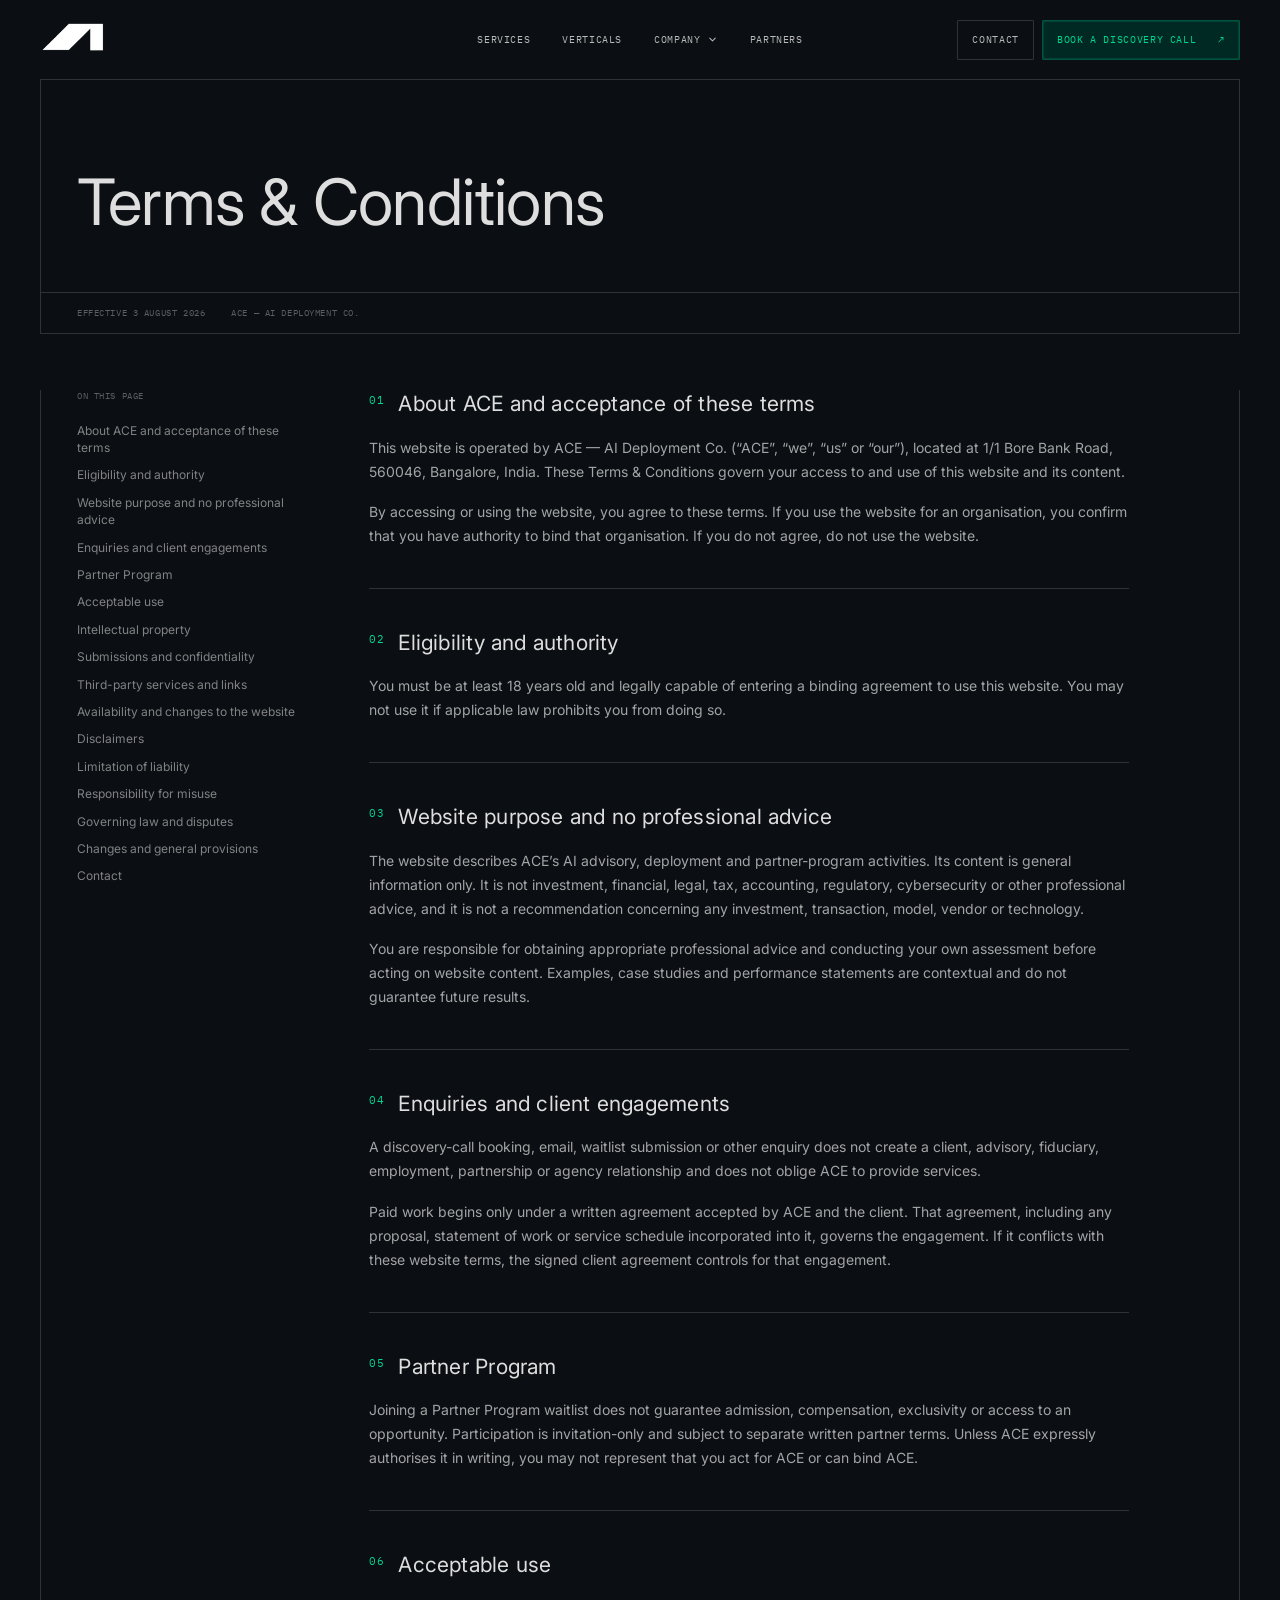
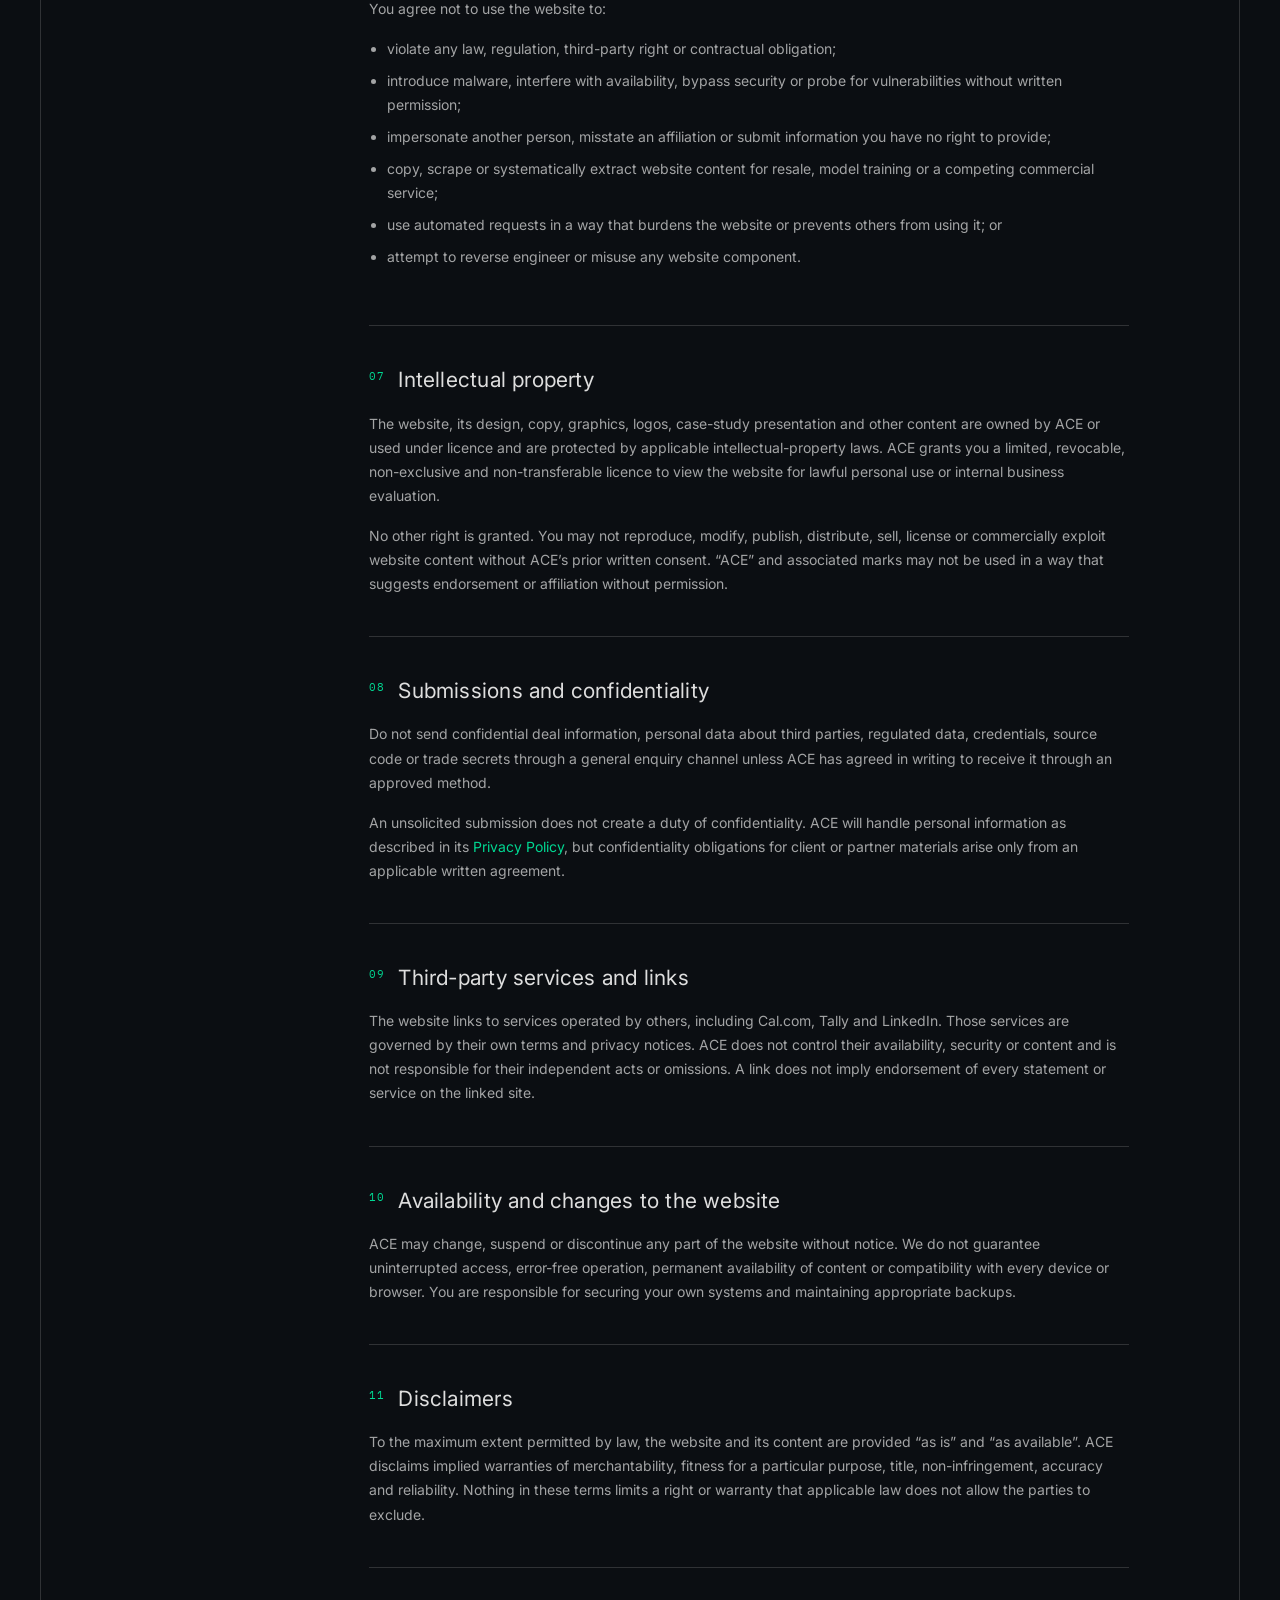
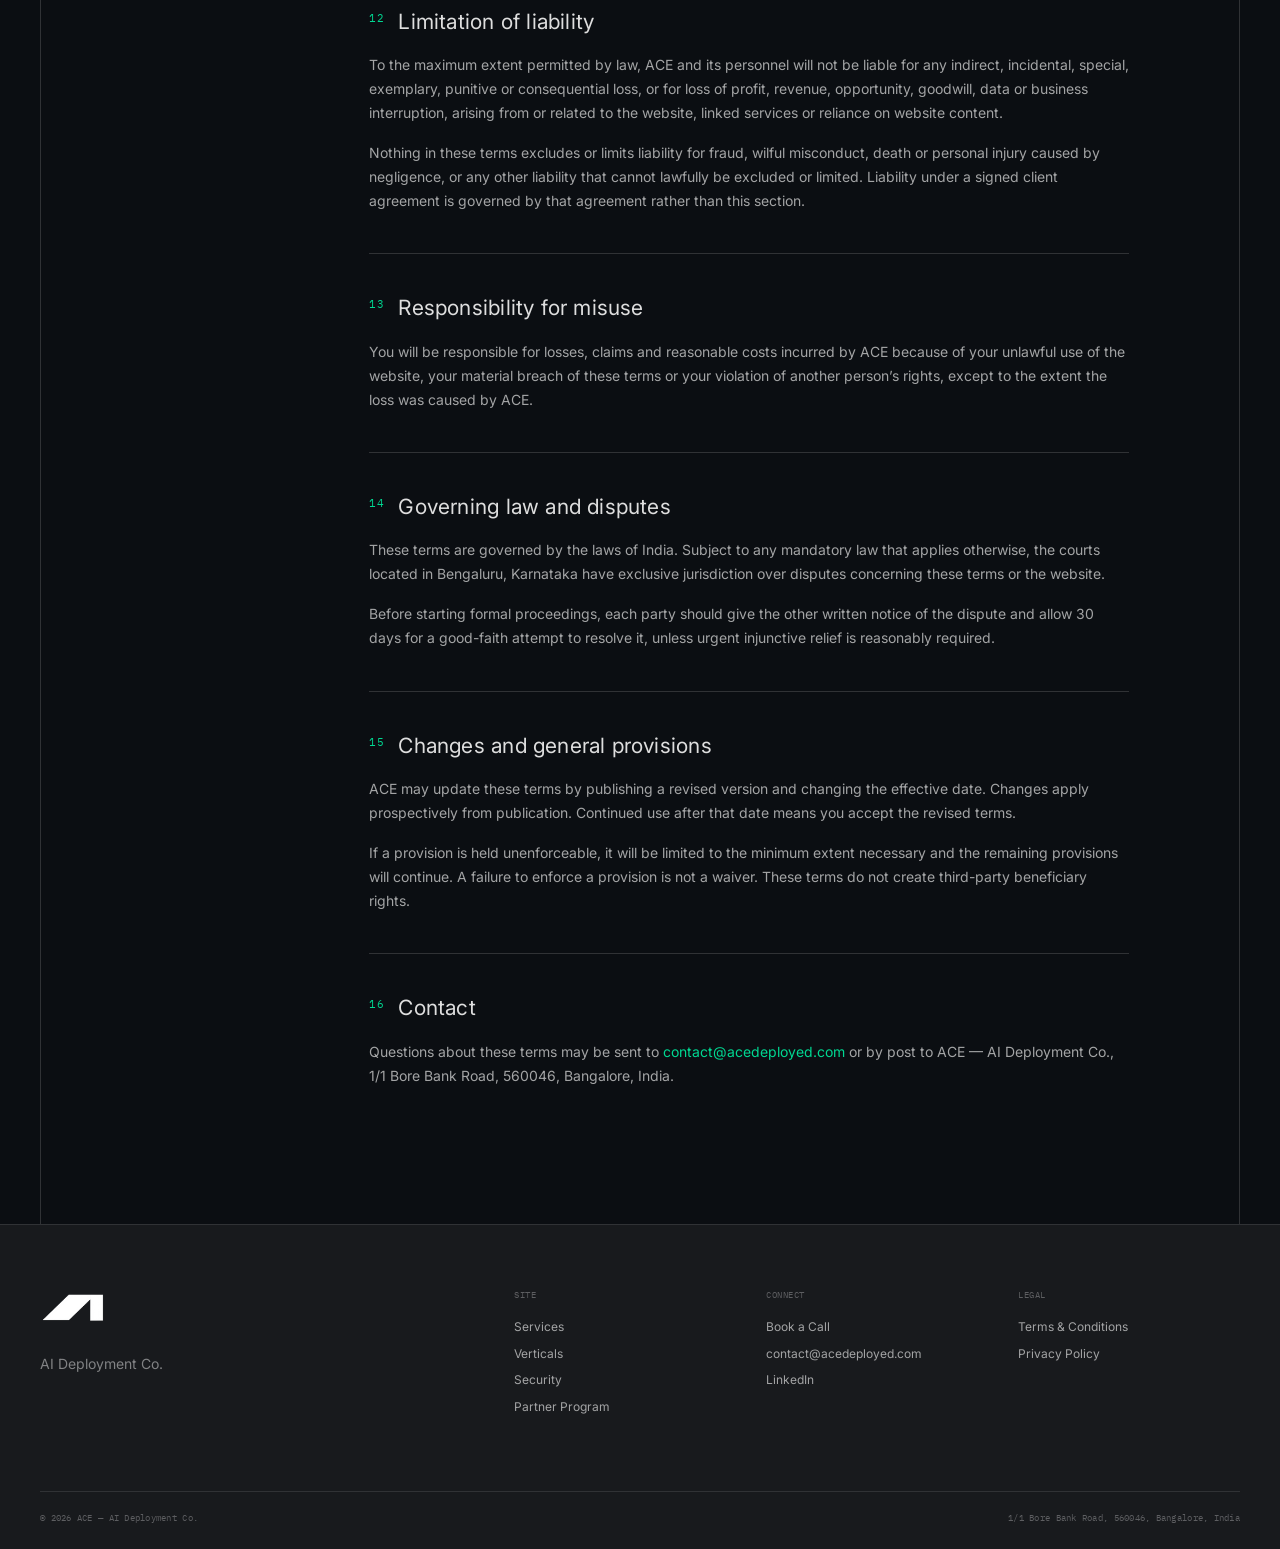
<file: terms.html>
<!doctype html>
<html lang="en">
<head>
  <meta charset="UTF-8"><meta name="viewport" content="width=device-width,initial-scale=1">
  <meta name="theme-color" content="#0b0e12">
  <meta name="description" content="Terms governing access to and use of the ACE website.">
  <link rel="canonical" href="https://ace-rebrand.vercel.app/terms">
  <link rel="icon" href="assets/favicon.png" sizes="any" type="image/png">
  <link rel="apple-touch-icon" href="assets/apple-touch-icon.png">
  <meta property="og:type" content="website">
  <meta property="og:site_name" content="ACE">
  <meta property="og:url" content="https://ace-rebrand.vercel.app/terms">
  <meta property="og:title" content="Terms &amp; Conditions &mdash; ACE">
  <meta property="og:description" content="Terms governing access to and use of the ACE website.">
  <meta property="og:image" content="https://ace-rebrand.vercel.app/assets/og-cover.png">
  <meta property="og:image:width" content="1200"><meta property="og:image:height" content="630">
  <meta name="twitter:card" content="summary_large_image">
  <meta name="twitter:title" content="Terms &amp; Conditions &mdash; ACE"><meta name="twitter:description" content="Terms governing access to and use of the ACE website.">
  <meta name="twitter:image" content="https://ace-rebrand.vercel.app/assets/og-cover.png">
  <title>Terms &amp; Conditions &mdash; ACE</title>
  <link rel="preconnect" href="https://fonts.googleapis.com"><link rel="preconnect" href="https://fonts.gstatic.com" crossorigin>
  <link href="https://fonts.googleapis.com/css2?family=IBM+Plex+Mono:wght@400&amp;family=Inter:wght@400&amp;display=swap" rel="stylesheet">
  <link rel="stylesheet" href="styles.css"><script src="script.js" defer></script>
</head>
<body>
  <a class="skip-link" href="#main">Skip to content</a>
  <header class="site-header shell">
    <a class="brand" href="/" aria-label="ACE home"><img src="assets/ace-white-logomark.png" alt=""></a>
    <nav class="desktop-nav" aria-label="Primary navigation">
      <a href="/#services">Services</a>
      <a href="/#verticals">Verticals</a>
      <div class="nav-group">
        <a class="nav-trigger" href="company">Company <svg viewBox="0 0 24 24" fill="none" stroke="currentColor" stroke-width="2.2" stroke-linecap="round" stroke-linejoin="round" aria-hidden="true"><path d="m6 9 6 6 6-6"/></svg></a>
        <div class="nav-panel"><div class="nav-panel-inner">
          <a href="company#case-studies">Case Studies</a>
          <a href="company#our-team">Our Team</a>
          <a href="company#our-story">Our Story</a>
        </div></div>
      </div>
      <a href="partners">Partners</a>
    </nav>
    <div class="header-actions">
      <a class="button button-outline header-secondary" href="mailto:contact@acedeployed.com">Contact</a>
      <a class="button button-primary header-cta" href="https://cal.com/acedeployed/ace-discovery">Book a Discovery Call <span aria-hidden="true">&#8599;</span></a>
      <button class="menu-button" type="button" aria-expanded="false" aria-controls="mobile-menu"><span class="sr-only">Open menu</span><i></i><i></i></button>
    </div>
    <div class="mobile-menu" id="mobile-menu" hidden>
      <nav aria-label="Mobile navigation">
        <a href="/#services"><span>01</span>Services</a>
        <a href="/#verticals"><span>02</span>Verticals</a>
        <a href="company#case-studies"><span>03</span>Case Studies</a>
        <a href="company#our-team"><span>04</span>Our Team</a>
        <a href="company#our-story"><span>05</span>Our Story</a>
        <a href="partners"><span>06</span>Partners</a>
      </nav>
      <a class="button button-primary" href="https://cal.com/acedeployed/ace-discovery">Book a Discovery Call <span aria-hidden="true">&#8599;</span></a>
    </div>
  </header>

  <main id="main">
    <div class="page-head shell"><h1>Terms &amp; Conditions</h1></div>
    <div class="legal-meta shell"><span>Effective 3 August 2026</span><span>ACE &mdash; AI Deployment Co.</span></div>
    <div class="legal shell">
      <nav class="legal-toc" aria-label="On this page"><p>On this page</p><a href="#acceptance">About ACE and acceptance of these terms</a><a href="#eligibility">Eligibility and authority</a><a href="#website-purpose">Website purpose and no professional advice</a><a href="#engagements">Enquiries and client engagements</a><a href="#partner-program">Partner Program</a><a href="#acceptable-use">Acceptable use</a><a href="#intellectual-property">Intellectual property</a><a href="#submissions">Submissions and confidentiality</a><a href="#third-parties">Third-party services and links</a><a href="#availability">Availability and changes to the website</a><a href="#disclaimers">Disclaimers</a><a href="#liability">Limitation of liability</a><a href="#indemnity">Responsibility for misuse</a><a href="#law-disputes">Governing law and disputes</a><a href="#general">Changes and general provisions</a><a href="#contact">Contact</a></nav>
      <div class="legal-doc"><section id="acceptance"><h2><span>01</span>About ACE and acceptance of these terms</h2><p>This website is operated by ACE &mdash; AI Deployment Co. (&ldquo;ACE&rdquo;, &ldquo;we&rdquo;, &ldquo;us&rdquo; or &ldquo;our&rdquo;), located at 1/1 Bore Bank Road, 560046, Bangalore, India. These Terms &amp; Conditions govern your access to and use of this website and its content.</p><p>By accessing or using the website, you agree to these terms. If you use the website for an organisation, you confirm that you have authority to bind that organisation. If you do not agree, do not use the website.</p></section><section id="eligibility"><h2><span>02</span>Eligibility and authority</h2><p>You must be at least 18 years old and legally capable of entering a binding agreement to use this website. You may not use it if applicable law prohibits you from doing so.</p></section><section id="website-purpose"><h2><span>03</span>Website purpose and no professional advice</h2><p>The website describes ACE&rsquo;s AI advisory, deployment and partner-program activities. Its content is general information only. It is not investment, financial, legal, tax, accounting, regulatory, cybersecurity or other professional advice, and it is not a recommendation concerning any investment, transaction, model, vendor or technology.</p><p>You are responsible for obtaining appropriate professional advice and conducting your own assessment before acting on website content. Examples, case studies and performance statements are contextual and do not guarantee future results.</p></section><section id="engagements"><h2><span>04</span>Enquiries and client engagements</h2><p>A discovery-call booking, email, waitlist submission or other enquiry does not create a client, advisory, fiduciary, employment, partnership or agency relationship and does not oblige ACE to provide services.</p><p>Paid work begins only under a written agreement accepted by ACE and the client. That agreement, including any proposal, statement of work or service schedule incorporated into it, governs the engagement. If it conflicts with these website terms, the signed client agreement controls for that engagement.</p></section><section id="partner-program"><h2><span>05</span>Partner Program</h2><p>Joining a Partner Program waitlist does not guarantee admission, compensation, exclusivity or access to an opportunity. Participation is invitation-only and subject to separate written partner terms. Unless ACE expressly authorises it in writing, you may not represent that you act for ACE or can bind ACE.</p></section><section id="acceptable-use"><h2><span>06</span>Acceptable use</h2><p>You agree not to use the website to:</p><ul><li>violate any law, regulation, third-party right or contractual obligation;</li><li>introduce malware, interfere with availability, bypass security or probe for vulnerabilities without written permission;</li><li>impersonate another person, misstate an affiliation or submit information you have no right to provide;</li><li>copy, scrape or systematically extract website content for resale, model training or a competing commercial service;</li><li>use automated requests in a way that burdens the website or prevents others from using it; or</li><li>attempt to reverse engineer or misuse any website component.</li></ul></section><section id="intellectual-property"><h2><span>07</span>Intellectual property</h2><p>The website, its design, copy, graphics, logos, case-study presentation and other content are owned by ACE or used under licence and are protected by applicable intellectual-property laws. ACE grants you a limited, revocable, non-exclusive and non-transferable licence to view the website for lawful personal use or internal business evaluation.</p><p>No other right is granted. You may not reproduce, modify, publish, distribute, sell, license or commercially exploit website content without ACE&rsquo;s prior written consent. &ldquo;ACE&rdquo; and associated marks may not be used in a way that suggests endorsement or affiliation without permission.</p></section><section id="submissions"><h2><span>08</span>Submissions and confidentiality</h2><p>Do not send confidential deal information, personal data about third parties, regulated data, credentials, source code or trade secrets through a general enquiry channel unless ACE has agreed in writing to receive it through an approved method.</p><p>An unsolicited submission does not create a duty of confidentiality. ACE will handle personal information as described in its <a href="privacy">Privacy Policy</a>, but confidentiality obligations for client or partner materials arise only from an applicable written agreement.</p></section><section id="third-parties"><h2><span>09</span>Third-party services and links</h2><p>The website links to services operated by others, including Cal.com, Tally and LinkedIn. Those services are governed by their own terms and privacy notices. ACE does not control their availability, security or content and is not responsible for their independent acts or omissions. A link does not imply endorsement of every statement or service on the linked site.</p></section><section id="availability"><h2><span>10</span>Availability and changes to the website</h2><p>ACE may change, suspend or discontinue any part of the website without notice. We do not guarantee uninterrupted access, error-free operation, permanent availability of content or compatibility with every device or browser. You are responsible for securing your own systems and maintaining appropriate backups.</p></section><section id="disclaimers"><h2><span>11</span>Disclaimers</h2><p>To the maximum extent permitted by law, the website and its content are provided &ldquo;as is&rdquo; and &ldquo;as available&rdquo;. ACE disclaims implied warranties of merchantability, fitness for a particular purpose, title, non-infringement, accuracy and reliability. Nothing in these terms limits a right or warranty that applicable law does not allow the parties to exclude.</p></section><section id="liability"><h2><span>12</span>Limitation of liability</h2><p>To the maximum extent permitted by law, ACE and its personnel will not be liable for any indirect, incidental, special, exemplary, punitive or consequential loss, or for loss of profit, revenue, opportunity, goodwill, data or business interruption, arising from or related to the website, linked services or reliance on website content.</p><p>Nothing in these terms excludes or limits liability for fraud, wilful misconduct, death or personal injury caused by negligence, or any other liability that cannot lawfully be excluded or limited. Liability under a signed client agreement is governed by that agreement rather than this section.</p></section><section id="indemnity"><h2><span>13</span>Responsibility for misuse</h2><p>You will be responsible for losses, claims and reasonable costs incurred by ACE because of your unlawful use of the website, your material breach of these terms or your violation of another person&rsquo;s rights, except to the extent the loss was caused by ACE.</p></section><section id="law-disputes"><h2><span>14</span>Governing law and disputes</h2><p>These terms are governed by the laws of India. Subject to any mandatory law that applies otherwise, the courts located in Bengaluru, Karnataka have exclusive jurisdiction over disputes concerning these terms or the website.</p><p>Before starting formal proceedings, each party should give the other written notice of the dispute and allow 30 days for a good-faith attempt to resolve it, unless urgent injunctive relief is reasonably required.</p></section><section id="general"><h2><span>15</span>Changes and general provisions</h2><p>ACE may update these terms by publishing a revised version and changing the effective date. Changes apply prospectively from publication. Continued use after that date means you accept the revised terms.</p><p>If a provision is held unenforceable, it will be limited to the minimum extent necessary and the remaining provisions will continue. A failure to enforce a provision is not a waiver. These terms do not create third-party beneficiary rights.</p></section><section id="contact"><h2><span>16</span>Contact</h2><p>Questions about these terms may be sent to <a href="mailto:contact@acedeployed.com">contact@acedeployed.com</a> or by post to ACE &mdash; AI Deployment Co., 1/1 Bore Bank Road, 560046, Bangalore, India.</p></section></div>
    </div>

  </main>

  <footer class="site-footer" id="company"><div class="footer-inner shell">
    <div class="footer-brand"><a class="brand" href="/" aria-label="ACE home"><img src="assets/ace-white-logomark.png" alt=""></a><p>AI Deployment Co.</p></div>
    <div class="footer-column"><p>Site</p><a href="/#services">Services</a><a href="/#verticals">Verticals</a><a href="/#security">Security</a><a href="partners">Partner Program</a></div>
    <div class="footer-column"><p>Connect</p><a href="https://cal.com/acedeployed/ace-discovery">Book a Call</a><a href="mailto:contact@acedeployed.com">contact@acedeployed.com</a><!-- TODO: swap for the ACE company LinkedIn page when Hamza supplies it. Currently the founder profile. --><a href="https://www.linkedin.com/in/hamzavc">LinkedIn</a></div>
    <div class="footer-column"><p>Legal</p><a href="terms">Terms &amp; Conditions</a><a href="privacy">Privacy Policy</a></div>
    <div class="footer-meta"><span>© 2026 ACE — AI Deployment Co.</span><span>1/1 Bore Bank Road, 560046, Bangalore, India</span></div>
  </div></footer>
</body>
</html>
</file>
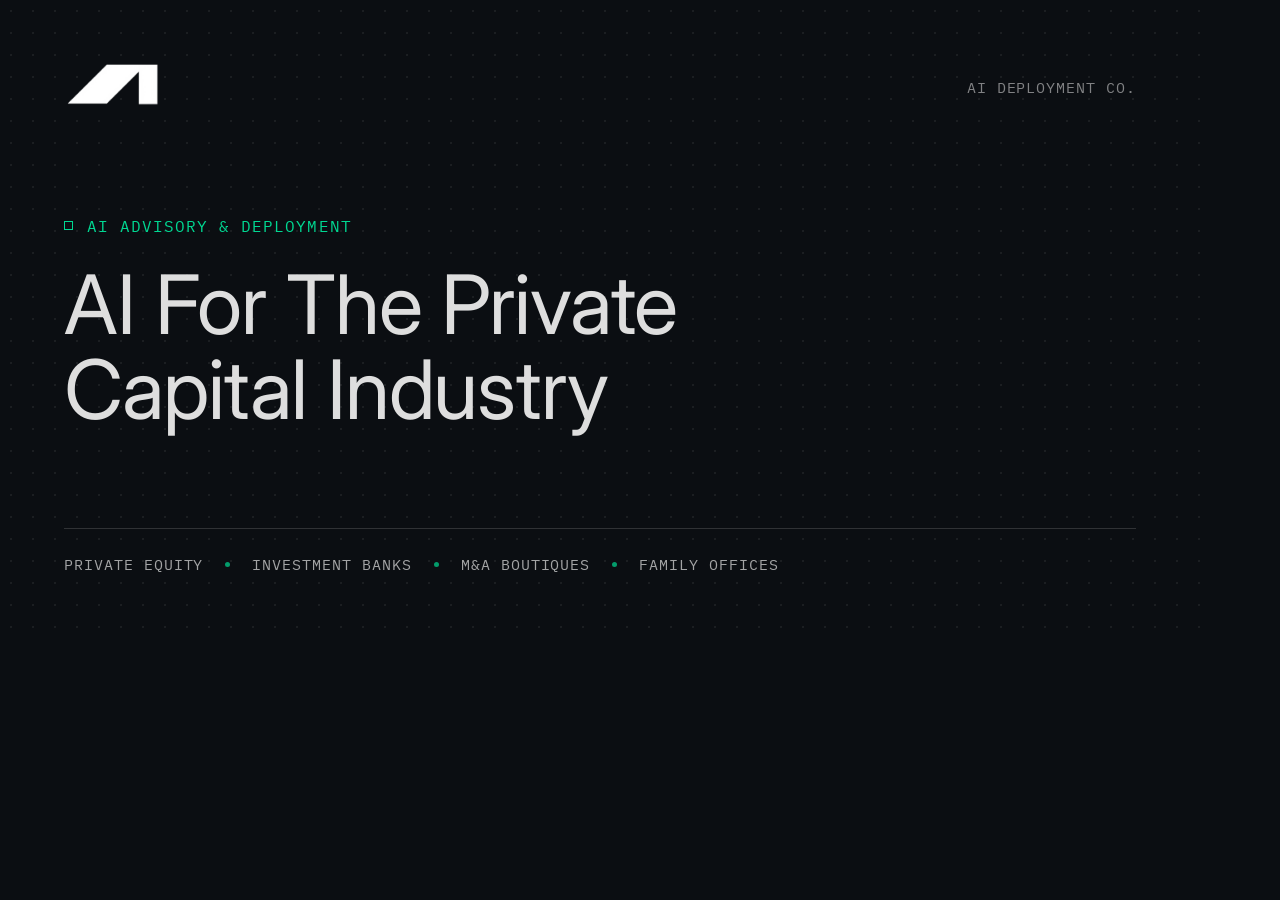
<file: assets/og-cover.source.html>
<!doctype html>
<!-- Source for og-cover.png. Re-render at exactly 1200x630:
     "/Applications/Google Chrome.app/Contents/MacOS/Google Chrome" --headless --disable-gpu \
       --hide-scrollbars --virtual-time-budget=6000 --window-size=1200,630 \
       --screenshot=assets/og-cover.png assets/og-cover.source.html            -->
<html lang="en">
<head>
<meta charset="UTF-8">
<link rel="preconnect" href="https://fonts.googleapis.com"><link rel="preconnect" href="https://fonts.gstatic.com" crossorigin>
<link href="https://fonts.googleapis.com/css2?family=IBM+Plex+Mono:wght@400&amp;family=Inter:wght@400&amp;display=swap" rel="stylesheet">
<style>
:root{--void:#0b0e12;--slate:#303235;--fog:#5d5e61;--steel:#818284;--ash:#a3a4a5;--bone:#dedede;--green:#00d892;
--mono:"IBM Plex Mono",ui-monospace,Menlo,monospace;--sans:"Inter",Helvetica,Arial,sans-serif}
*{box-sizing:border-box;margin:0}
body{width:1200px;height:630px;overflow:hidden;background:var(--void);color:var(--bone);font-family:var(--sans);
-webkit-font-smoothing:antialiased}
.card{display:flex;width:1200px;height:630px;flex-direction:column;justify-content:space-between;padding:56px 64px;
background-image:radial-gradient(circle,rgb(129 130 132 / 14%) 1px,transparent 1px);background-size:22px 22px}
.top{display:flex;align-items:center;justify-content:space-between}
.top img{width:104px;height:auto}
.top span{color:var(--steel);font-family:var(--mono);font-size:15px;letter-spacing:.064em;text-transform:uppercase}
h1{max-width:1000px;font-size:82px;font-weight:400;letter-spacing:-.014em;line-height:1.04;text-wrap:balance}
.eyebrow{display:flex;align-items:center;gap:14px;margin-bottom:26px;color:var(--green);font-family:var(--mono);
font-size:16px;letter-spacing:.064em;text-transform:uppercase}
.eyebrow i{width:9px;height:9px;border:1px solid var(--green);background:var(--void)}
.foot{display:flex;align-items:center;gap:22px;padding-top:26px;border-top:1px solid var(--slate);
color:var(--ash);font-family:var(--mono);font-size:15px;letter-spacing:.064em;text-transform:uppercase}
.foot b{width:5px;height:5px;border-radius:50%;background:var(--green);opacity:.7}
</style>
</head>
<body>
  <div class="card">
    <div class="top"><img src="ace-white-logomark.png" alt=""><span>AI Deployment Co.</span></div>
    <div>
      <p class="eyebrow"><i></i> AI Advisory &amp; Deployment</p>
      <h1>AI For The Private Capital Industry</h1>
    </div>
    <div class="foot">
      <span>Private Equity</span><b></b><span>Investment Banks</span><b></b><span>M&amp;A Boutiques</span><b></b><span>Family Offices</span>
    </div>
  </div>
</body>
</html>
</file>
<file: styles.css>
:root{--void:#0b0e12;--carbon:#181a1d;--graphite:#1f2124;--slate:#303235;--fog:#5d5e61;--steel:#818284;--ash:#a3a4a5;--silver:#bababb;--bone:#dedede;--green:#00d892;--teal:#002923;--emerald:#005441;--violet:#c58aff;--mono:"IBM Plex Mono",ui-monospace,SFMono-Regular,Menlo,Consolas,monospace;--sans:"Inter",Helvetica,Arial,sans-serif;--shell:min(1200px,calc(100vw - 64px))}
*{box-sizing:border-box}html{scroll-behavior:smooth;background:var(--void)}body{margin:0;overflow-x:clip;background:var(--void);color:var(--bone);font-family:var(--sans);font-size:14px;font-weight:400;line-height:1.38;-webkit-font-smoothing:antialiased}body.menu-open{overflow:hidden}a{color:inherit;text-decoration:none}button{color:inherit;font:inherit}img{display:block;max-width:100%}.shell{width:var(--shell);margin-inline:auto}.sr-only{position:absolute;width:1px;height:1px;padding:0;overflow:hidden;clip:rect(0,0,0,0);white-space:nowrap;border:0}.skip-link{position:fixed;top:12px;left:12px;z-index:100;padding:10px 14px;background:var(--green);color:var(--void);font-family:var(--mono);transform:translateY(-150%)}.skip-link:focus{transform:translateY(0)}:focus-visible{outline:1px solid var(--green);outline-offset:4px}
.site-header{position:relative;z-index:20;display:grid;min-height:80px;grid-template-columns:1fr auto 1fr;align-items:center;border-bottom:1px solid var(--slate)}.brand{display:inline-flex;width:fit-content;align-items:center;justify-self:start}.brand img{width:70px;height:auto}.desktop-nav{display:flex;align-items:center;gap:32px;color:var(--silver);font-family:var(--mono);font-size:10px;letter-spacing:.064em;text-transform:uppercase}.desktop-nav a{padding:8px 0;transition:color 160ms linear}.desktop-nav a:hover{color:var(--green)}.header-actions{display:flex;justify-content:flex-end;gap:8px}.button{display:inline-flex;min-height:40px;width:fit-content;align-items:center;justify-content:space-between;gap:22px;padding:10px 14px;border:1px solid var(--slate);border-radius:1px;font-family:var(--mono);font-size:10px;line-height:1.6;letter-spacing:.064em;text-transform:uppercase;transition:background-color 160ms linear,border-color 160ms linear,color 160ms linear}.button-primary{border-color:var(--emerald);background:var(--teal);color:var(--green);box-shadow:inset 0 0 0 1px rgb(0 216 146 / 15%)}.button-primary:hover{border-color:var(--green);background:var(--emerald)}.button-outline{background:transparent;color:var(--silver)}.button-outline:hover{border-color:var(--ash);color:var(--bone)}.menu-button,.mobile-menu{display:none}.nav-group{position:relative}.nav-trigger{display:inline-flex;align-items:center;gap:6px}.nav-trigger svg{width:11px;height:11px;transition:transform 200ms linear}.nav-group:hover .nav-trigger svg,.nav-group:focus-within .nav-trigger svg{transform:rotate(180deg)}.nav-panel{position:absolute;z-index:50;top:100%;left:50%;padding-top:14px;visibility:hidden;opacity:0;transform:translateX(-50%);transition:opacity 160ms linear,visibility 160ms linear}.nav-group:hover .nav-panel,.nav-group:focus-within .nav-panel{visibility:visible;opacity:1}.nav-panel-inner{display:flex;min-width:196px;flex-direction:column;padding:5px;border:1px solid var(--slate);border-radius:1px;background:var(--carbon)}.nav-panel-inner a{padding:9px 11px;border-radius:1px;white-space:nowrap;transition:background-color 160ms linear,color 160ms linear}.nav-panel-inner a:hover{background:var(--graphite);color:var(--green)}
.hero{position:relative;overflow:hidden;border-right:1px solid var(--slate);border-left:1px solid var(--slate)}.hero-copy{position:relative;z-index:1;width:100%;padding:84px 36px 0}.eyebrow{display:flex;align-items:center;gap:10px;margin:0 0 22px;color:var(--steel);font-family:var(--mono);font-size:10px;line-height:1.6;letter-spacing:.064em;text-transform:uppercase}.eyebrow>span{color:var(--green)}h1,h2,h3{font-weight:400}.hero h1{max-width:760px;margin:0;font-size:clamp(42px,6.1vw,74px);line-height:1.05;letter-spacing:-.012em}.hero-copy>p:not(.eyebrow){max-width:620px;margin:25px 0 0;color:var(--ash);font-size:14px}.hero-actions{display:flex;align-items:center;gap:25px;margin-top:28px}.text-link{color:var(--silver);font-family:var(--mono);font-size:10px;letter-spacing:.064em;text-transform:uppercase}.text-link:hover{color:var(--green)}
.section{padding-block:128px;border-right:1px solid var(--slate);border-left:1px solid var(--slate)}.section-intro{padding:0 36px 64px}.section-intro h2{max-width:760px;margin:0;font-size:clamp(36px,4.2vw,52px);line-height:1.12;letter-spacing:-.01em}.service-grid{display:grid;grid-template-columns:1fr 1fr;border-top:1px solid var(--slate);border-bottom:1px solid var(--slate)}.service-card{min-width:0;background:var(--carbon);transition:background 180ms linear}.service-card:hover{background:var(--graphite)}.service-card+.service-card{border-left:1px solid var(--slate)}.card-topline,.console-head,.console-foot{display:flex;min-height:42px;align-items:center;justify-content:space-between;padding:0 20px;border-bottom:1px solid var(--slate);color:var(--steel);font-family:var(--mono);font-size:9px;letter-spacing:.064em}.card-diagram{position:relative;height:330px;overflow:hidden;border-bottom:1px solid var(--slate);background-image:radial-gradient(circle,rgb(129 130 132 / 25%) 1px,transparent 1px);background-size:16px 16px}.advisory-diagram .ring{position:absolute;top:50%;left:50%;border:1px solid var(--slate);border-radius:50%;transform:translate(-50%,-50%)}.ring-a{width:260px;height:260px}.ring-b{width:180px;height:180px}.ring-c{width:100px;height:100px;border-color:var(--emerald)!important}.core{position:absolute;top:50%;left:50%;display:grid;width:54px;height:54px;place-items:center;border:1px solid var(--green);background:var(--teal);color:var(--green);font-family:var(--mono);font-size:10px;font-weight:400;transform:translate(-50%,-50%)}.diagram-label{position:absolute;padding:5px 7px;border:1px solid var(--slate);background:var(--void);color:var(--ash);font-family:var(--mono);font-size:8px}.label-a{top:20%;left:20%}.label-b{top:48%;right:12%}.label-c{bottom:16%;left:27%}.deployment-diagram{display:flex;flex-direction:column;justify-content:center;padding:36px}.deploy-row{display:grid;min-height:56px;grid-template-columns:auto 1fr auto;gap:14px;align-items:center;border-bottom:1px solid var(--slate);color:var(--silver);font-family:var(--mono);font-size:9px}.deploy-row i{height:1px;background:repeating-linear-gradient(90deg,var(--fog) 0 4px,transparent 4px 8px)}.deploy-row b{color:var(--green);font-weight:400}.deploy-log{display:flex;justify-content:space-between;margin-top:24px;padding:11px;border:1px solid var(--emerald);background:var(--teal);color:var(--green);font-family:var(--mono);font-size:8px}.card-copy{min-height:240px;padding:32px 36px 42px}.card-copy h3{margin:0 0 20px;font-size:25px;line-height:1.28;letter-spacing:.02em}.card-copy p{max-width:460px;margin:0;color:var(--ash)}
.verticals{border-top:1px solid transparent;background:var(--void)}.verticals-layout{display:grid;grid-template-columns:1fr 1fr;border-top:1px solid var(--slate);border-bottom:1px solid var(--slate)}.verticals-copy{padding:48px 36px;border-right:1px solid var(--slate);background:var(--carbon)}.verticals-copy p{max-width:500px;margin:0 0 26px;color:var(--ash)}.verticals-copy .lead{color:var(--bone);font-size:20px;line-height:1.3;letter-spacing:.014em}.vertical-list{margin:0;padding:0;list-style:none}.vertical-list li{display:grid;min-height:74px;grid-template-columns:46px 1fr auto;align-items:center;padding:0 24px;border-bottom:1px solid var(--slate)}.vertical-list li:last-child{border-bottom:0}.vertical-list span{color:var(--fog);font-family:var(--mono);font-size:9px}.vertical-list b{font-size:14px;font-weight:400}
.security{background:var(--carbon)}.security-console{margin:0 36px;border:1px solid var(--slate);background:var(--void)}.console-head{color:var(--silver)}.assurance-grid{display:grid;grid-template-columns:repeat(3,1fr)}.assurance-grid article{min-height:156px;padding:30px 24px;border-right:1px solid var(--slate)}.assurance-grid article:last-child{border-right:0}.assurance-grid h3{margin:0 0 16px;font-size:20px;line-height:1.3}.assurance-grid p{margin:0;color:var(--ash)}.console-foot{border-top:1px solid var(--slate);border-bottom:0}.console-foot span:nth-child(-n+2){color:var(--green)}
.cta-section{display:grid;min-height:430px;place-items:center;align-content:center;border:1px solid var(--slate);border-bottom:0;text-align:center;background-image:radial-gradient(circle,rgb(129 130 132 / 22%) 1px,transparent 1px);background-size:20px 20px}.cta-section .eyebrow{margin-bottom:22px}.cta-section h2{margin:0 0 36px;font-size:clamp(42px,5vw,65px);line-height:1.1}.site-footer{border-top:1px solid var(--slate);background:var(--carbon)}.footer-inner{display:grid;grid-template-columns:2fr repeat(3,1fr);gap:30px;padding-block:64px 24px}.footer-brand p{margin:18px 0 0;color:var(--steel)}.footer-column{display:flex;flex-direction:column;gap:10px}.footer-column p{margin:0 0 8px;color:var(--fog);font-family:var(--mono);font-size:9px;letter-spacing:.064em;text-transform:uppercase}.footer-column a{width:fit-content;color:var(--ash);font-size:12px}.footer-column a:hover{color:var(--green)}.footer-meta{display:flex;grid-column:1/-1;justify-content:space-between;margin-top:46px;padding-top:20px;border-top:1px solid var(--slate);color:var(--fog);font-family:var(--mono);font-size:9px;letter-spacing:.03em}
.reveal{opacity:0;transform:translateY(14px);transition:opacity 700ms cubic-bezier(.2,.7,.2,1),transform 700ms cubic-bezier(.2,.7,.2,1)}.reveal.is-visible{opacity:1;transform:translateY(0)}

/* ---------------------------------------------------------------------------
   Hero stage rail — the ACE engagement sequence.

   Four console panels: Diagnostic, AI Opportunity, Blueprint, Deployment.
   Panel chrome, badge treatment, chip inset and the grey-to-green role split
   are taken from the Oxide reference (Refero 57399d2f) and the four supplied
   console captures. Code Violet appears once, inside the blueprint panel, as
   a syntax accent only — never as a status colour.

   The sequence autoplays once on load and holds its finished state. The only
   repeating motion is the deployment trace, which is a data readout scrolling
   past, not a pulse. Under prefers-reduced-motion every animation collapses
   to its end state, so the finished composition is what a reduced-motion
   visitor sees immediately.
--------------------------------------------------------------------------- */
.stage-rail{display:grid;grid-template-columns:repeat(4,1fr);gap:0 22px;padding:44px 36px 72px}
.stage{position:relative;min-width:0;opacity:0;animation:stage-in 520ms cubic-bezier(.2,.7,.2,1) both}
.stage:nth-child(1){animation-delay:120ms}
.stage:nth-child(2){animation-delay:260ms}
.stage:nth-child(3){animation-delay:400ms}
.stage:nth-child(4){animation-delay:540ms}
.stage+.stage::before,.stage+.stage::after{content:"";position:absolute;top:113px;left:-22px;width:22px;height:1px}
.stage+.stage::before{background:var(--slate)}
.stage+.stage::after{background:var(--green);transform:scaleX(0);transform-origin:left;animation:link-run 400ms linear both}
.stage:nth-child(2)::after{animation-delay:1900ms}
.stage:nth-child(3)::after{animation-delay:3500ms}
.stage:nth-child(4)::after{animation-delay:5100ms}
.stage-head{display:flex;align-items:center;gap:8px;height:25px;color:var(--steel);font-family:var(--mono);font-size:10px;letter-spacing:.064em;text-transform:uppercase;white-space:nowrap}
.stage-head span{overflow:hidden;text-overflow:ellipsis}
.stage-icon{flex:none;width:13px;height:13px;fill:none;stroke:var(--ash);stroke-width:1.4;stroke-linecap:square;stroke-linejoin:miter}
.stage-caret{flex:none;width:6px;height:6px;fill:var(--fog)}
.stage-box{position:relative;height:176px;overflow:hidden;border:1px solid var(--slate);background:var(--carbon)}
.scan{position:absolute;z-index:2;top:0;left:0;width:100%;height:1px;background:var(--green);opacity:0;animation:scan-down 1400ms cubic-bezier(.4,0,.6,1) 700ms both}

/* Stage 1 — diagnostic. Allocation matrix wiping in under a scan line. */
.diag{display:flex;height:100%;flex-direction:column;padding:12px}
.matrix{display:grid;flex:1;min-height:0;overflow:hidden;align-content:start;gap:3px;grid-template-columns:repeat(12,1fr);animation:wipe-x 1200ms cubic-bezier(.35,0,.25,1) 700ms both}
.matrix i{height:10px;border:1px solid var(--emerald)}
.matrix i:nth-child(3n+1),.matrix i:nth-child(7n+3),.matrix i:nth-child(13n+6){border-color:var(--green);background:var(--green)}
.matrix i:nth-child(5n+2){border-color:var(--slate)}
.matrix i:nth-child(12n+10),.matrix i:nth-child(12n+11),.matrix i:nth-child(12n){border-color:var(--emerald);background:none}
.stage-foot{display:flex;justify-content:space-between;margin-top:11px;padding-top:10px;border-top:1px solid var(--slate);color:var(--steel);font-family:var(--mono);font-size:9px;letter-spacing:.05em}
.stage-foot b{color:var(--green);font-weight:400;opacity:0;animation:fade-in 420ms linear 1700ms both}

/* Stage 2 — AI opportunity. Verdict rows, one selected. */
.opp{display:flex;height:100%;flex-direction:column;justify-content:center;gap:2px;padding:11px}
.opp-row{display:grid;min-height:46px;grid-template-columns:auto 1fr auto;gap:10px;align-items:center;padding:0 9px;border:1px solid transparent;animation:row-in 400ms cubic-bezier(.2,.7,.2,1) both}
.opp-row:nth-child(1){animation-delay:2200ms}
.opp-row:nth-child(2){animation-delay:2350ms}
.opp-row:nth-child(3){animation-delay:2500ms}
.opp-row .box{width:11px;height:11px;border:1px solid var(--fog);border-radius:1px}
.opp-row em{overflow:hidden;color:var(--steel);font-family:var(--mono);font-size:9px;font-style:normal;letter-spacing:.05em;text-overflow:ellipsis;white-space:nowrap}
.opp-row u{margin-left:5px;padding:1px 4px;border-radius:1px;background:var(--teal);color:var(--green);text-decoration:none;box-shadow:inset 0 0 0 1px rgb(0 216 146 / 15%)}
.opp-row span{color:var(--ash);font-family:var(--mono);font-size:9px;letter-spacing:.05em}
.opp-row.is-pick{animation:row-in 400ms cubic-bezier(.2,.7,.2,1) 2350ms both,select-row 460ms linear 3050ms both}
.opp-row.is-pick .box{animation:box-check 460ms linear 3050ms both}
.opp-row.is-pick span{animation:verdict 460ms linear 3050ms both}

/* Stage 3 — blueprint. Config typing in, line by line. */
.plan{display:flex;height:100%;flex-direction:column}
.code-head{display:flex;min-height:29px;align-items:center;gap:8px;padding:0 11px;border-bottom:1px solid var(--slate);color:var(--ash);font-family:var(--mono);font-size:9px;letter-spacing:.05em}
.code-head i{width:13px;height:13px;flex:none;border:1px solid var(--slate);background:var(--graphite)}
.code{margin:0;padding:12px 11px;overflow:hidden;color:var(--steel);font-family:var(--mono);font-size:9px;line-height:1.95}
.code span{display:block;overflow:hidden;white-space:nowrap;animation:wipe-x 280ms steps(18,end) both}
.code span:nth-child(1){animation-delay:3800ms}
.code span:nth-child(2){animation-delay:3990ms}
.code span:nth-child(3){animation-delay:4180ms}
.code span:nth-child(4){animation-delay:4370ms}
.code span:nth-child(5){animation-delay:4560ms}
.code-foot{display:flex;margin-top:auto;justify-content:space-between;padding:9px 11px;border-top:1px solid var(--slate);color:var(--steel);font-family:var(--mono);font-size:9px;letter-spacing:.05em}
.code-foot b{color:var(--green);font-weight:400;opacity:0;animation:fade-in 420ms linear 4900ms both}
.code b{color:var(--green);font-weight:400}
.code u{color:var(--violet);text-decoration:none}
.code em{color:var(--fog);font-style:normal}

/* Stage 4 — deployment. Throughput trace over live instances. */
.ship{display:flex;height:100%;flex-direction:column;padding:12px}
.wave{height:44px;overflow:hidden;border-bottom:1px solid var(--slate);animation:wipe-x 1100ms cubic-bezier(.35,0,.25,1) 5400ms both}
.wave svg{width:200%;height:44px;animation:trace 22s linear 6600ms infinite}
.wave path{fill:none;stroke:var(--green);stroke-width:1.3;vector-effect:non-scaling-stroke}
.ship-row{display:flex;min-height:31px;align-items:center;justify-content:space-between;gap:8px;border-bottom:1px solid var(--graphite);color:var(--silver);font-family:var(--mono);font-size:9px;letter-spacing:.04em;animation:row-in 400ms cubic-bezier(.2,.7,.2,1) both}
.ship-row:last-child{border-bottom:0}
.ship-row:nth-child(2){animation-delay:5500ms}
.ship-row:nth-child(3){animation-delay:5680ms}
.ship-row:nth-child(4){animation-delay:5860ms}
.ship-row>span{overflow:hidden;text-overflow:ellipsis;white-space:nowrap}
.chip{display:inline-grid;flex:none;font-weight:400}
.chip span{grid-area:1/1;padding:2px 5px;border-radius:1px;font-size:8px;letter-spacing:.05em}
.chip .idle{background:var(--graphite);color:var(--steel);box-shadow:inset 0 0 0 1px rgb(186 186 187 / 12%);animation:fade-out 300ms linear both}
.chip .live{background:var(--teal);color:var(--green);opacity:0;box-shadow:inset 0 0 0 1px rgb(0 216 146 / 15%);animation:fade-in 300ms linear both}
.ship-row:nth-child(2) .chip span{animation-delay:6400ms}
.ship-row:nth-child(3) .chip span{animation-delay:6620ms}
.ship-row:nth-child(4) .chip span{animation-delay:6840ms}

@keyframes stage-in{from{opacity:0;transform:translateY(12px)}to{opacity:1;transform:none}}
@keyframes link-run{from{transform:scaleX(0)}to{transform:scaleX(1)}}
@keyframes wipe-x{from{clip-path:inset(0 100% 0 0)}to{clip-path:inset(0 0 0 0)}}
@keyframes scan-down{0%{opacity:0;transform:translateY(6px)}10%{opacity:.85}100%{opacity:0;transform:translateY(118px)}}
@keyframes row-in{from{opacity:0;transform:translateX(-10px)}to{opacity:1;transform:none}}
@keyframes select-row{to{border-color:var(--green);background:var(--teal)}}
@keyframes box-check{to{border-color:var(--green);background:var(--green)}}
@keyframes verdict{to{color:var(--green)}}
@keyframes fade-in{to{opacity:1}}
@keyframes fade-out{to{opacity:0}}
@keyframes trace{to{transform:translateX(-50%)}}
@keyframes draw-path{to{stroke-dashoffset:0}}
@keyframes spin{to{transform:translate(-50%,-50%) rotate(360deg)}}
@keyframes rise{from{opacity:0;transform:translateY(14px)}to{opacity:1;transform:none}}

/* --- Services diagrams — both build on scroll, then hold ------------------ */
.advisory-diagram .ring{opacity:0}
.service-card.is-visible .advisory-diagram .ring{animation:ring-in 620ms cubic-bezier(.2,.7,.2,1) both}
.service-card.is-visible .ring-a{animation-delay:120ms}
.service-card.is-visible .ring-b{animation-delay:260ms}
.service-card.is-visible .ring-c{animation-delay:400ms}
@keyframes ring-in{from{opacity:0;transform:translate(-50%,-50%) scale(.7)}to{opacity:1;transform:translate(-50%,-50%) scale(1)}}
.advisory-diagram .core{opacity:0}
.service-card.is-visible .core{animation:core-in 520ms cubic-bezier(.2,.7,.2,1) 540ms both}
@keyframes core-in{from{opacity:0;transform:translate(-50%,-50%) scale(.6)}to{opacity:1;transform:translate(-50%,-50%) scale(1)}}
.diagram-label{opacity:0}
.service-card.is-visible .diagram-label{animation:rise 460ms cubic-bezier(.2,.7,.2,1) both}
.service-card.is-visible .label-a{animation-delay:760ms}
.service-card.is-visible .label-b{animation-delay:880ms}
.service-card.is-visible .label-c{animation-delay:1000ms}
.orbit{position:absolute;top:50%;left:50%;width:180px;height:180px;opacity:0;transform:translate(-50%,-50%)}
.orbit b{position:absolute;top:-3px;left:50%;width:6px;height:6px;margin-left:-3px;background:var(--green)}
.service-card.is-visible .orbit{animation:fade-in 600ms linear 1100ms both,spin 34s linear 1100ms infinite}
.deploy-row{opacity:0}
.service-card.is-visible .deploy-row{animation:row-in 460ms cubic-bezier(.2,.7,.2,1) both}
.service-card.is-visible .deploy-row:nth-of-type(1){animation-delay:160ms}
.service-card.is-visible .deploy-row:nth-of-type(2){animation-delay:340ms}
.service-card.is-visible .deploy-row:nth-of-type(3){animation-delay:520ms}
.deploy-row i{transform-origin:left}
.service-card.is-visible .deploy-row i{animation:wipe-x 520ms cubic-bezier(.35,0,.25,1) both}
.service-card.is-visible .deploy-row:nth-of-type(1) i{animation-delay:420ms}
.service-card.is-visible .deploy-row:nth-of-type(2) i{animation-delay:600ms}
.service-card.is-visible .deploy-row:nth-of-type(3) i{animation-delay:780ms}
.deploy-row b{opacity:0}
.service-card.is-visible .deploy-row b{animation:fade-in 360ms linear both}
.service-card.is-visible .deploy-row:nth-of-type(1) b{animation-delay:820ms}
.service-card.is-visible .deploy-row:nth-of-type(2) b{animation-delay:1000ms}
.service-card.is-visible .deploy-row:nth-of-type(3) b{animation-delay:1180ms}
.deploy-log{opacity:0}
.service-card.is-visible .deploy-log{animation:rise 480ms cubic-bezier(.2,.7,.2,1) 1340ms both}

/* --- Verticals — rows land under a scan, each icon draws itself ----------- */
.vertical-list{position:relative;overflow:hidden}
.vertical-list li{opacity:0}
.vertical-list.is-visible li{animation:row-in 500ms cubic-bezier(.2,.7,.2,1) both}
.vertical-list.is-visible li:nth-child(1){animation-delay:80ms}
.vertical-list.is-visible li:nth-child(2){animation-delay:220ms}
.vertical-list.is-visible li:nth-child(3){animation-delay:360ms}
.vertical-list.is-visible li:nth-child(4){animation-delay:500ms}
.vertical-list.is-visible li:nth-child(5){animation-delay:640ms}
.vert-icon{justify-self:end;width:22px;height:22px;fill:none;stroke:var(--steel);stroke-width:1.4;stroke-linecap:square;stroke-linejoin:miter;transition:stroke 200ms linear}
.vertical-list li:hover .vert-icon{stroke:var(--green)}
.vert-icon path{stroke-dasharray:1;stroke-dashoffset:1}
.vertical-list.is-visible .vert-icon path{animation:draw-path 900ms cubic-bezier(.35,0,.25,1) both}
.vertical-list.is-visible li:nth-child(1) .vert-icon path{animation-delay:280ms}
.vertical-list.is-visible li:nth-child(2) .vert-icon path{animation-delay:420ms}
.vertical-list.is-visible li:nth-child(3) .vert-icon path{animation-delay:560ms}
.vertical-list.is-visible li:nth-child(4) .vert-icon path{animation-delay:700ms}
.vertical-list.is-visible li:nth-child(5) .vert-icon path{animation-delay:840ms}
.vertical-list::before{content:"";position:absolute;z-index:2;top:0;left:0;width:100%;height:1px;background:var(--green);opacity:0;pointer-events:none}
.vertical-list.is-visible::before{animation:scan-list 1500ms cubic-bezier(.4,0,.6,1) 120ms both}
@keyframes scan-list{0%{opacity:0;transform:translateY(0)}10%{opacity:.8}100%{opacity:0;transform:translateY(370px)}}

/* --- Security console — the outline traces itself, then the cards land ---- */
.security-console{position:relative}
.console-trace{position:absolute;z-index:3;inset:-1px;width:calc(100% + 2px);height:calc(100% + 2px);pointer-events:none}
.console-trace rect{fill:none;stroke:var(--green);stroke-dasharray:100;stroke-dashoffset:100;vector-effect:non-scaling-stroke}
.security-console.is-visible .console-trace rect{animation:draw-path 1800ms cubic-bezier(.35,0,.25,1) 100ms both,fade-out 700ms linear 1900ms both}
.assurance-grid article{opacity:0}
.security-console.is-visible .assurance-grid article{animation:rise 560ms cubic-bezier(.2,.7,.2,1) both}
.security-console.is-visible .assurance-grid article:nth-child(1){animation-delay:520ms}
.security-console.is-visible .assurance-grid article:nth-child(2){animation-delay:700ms}
.security-console.is-visible .assurance-grid article:nth-child(3){animation-delay:880ms}
.console-foot span{opacity:0}
.security-console.is-visible .console-foot span{animation:fade-in 420ms linear both}
.security-console.is-visible .console-foot span:nth-child(1){animation-delay:1240ms}
.security-console.is-visible .console-foot span:nth-child(2){animation-delay:1380ms}
.security-console.is-visible .console-foot span:nth-child(3){animation-delay:1520ms}

/* Inner pages — company, partners, legal. Same Oxide chrome as the home page. */
.page-head{padding:88px 36px 56px;border-right:1px solid var(--slate);border-left:1px solid var(--slate)}.page-head+.page-section{padding-top:48px}.page-head h1{max-width:820px;margin:0;font-size:clamp(40px,5.4vw,64px);line-height:1.06;letter-spacing:-.012em}.page-head p{max-width:640px;margin:24px 0 0;color:var(--ash);font-size:14px;line-height:1.6}.page-section{padding-block:96px;border-right:1px solid var(--slate);border-left:1px solid var(--slate)}.page-section+.page-section{border-top:1px solid var(--slate)}.page-section>h2{max-width:760px;margin:0 36px 48px;font-size:clamp(30px,3.4vw,44px);line-height:1.14;letter-spacing:-.01em}.prose{max-width:760px;margin:0 36px}.prose p{margin:0 0 20px;color:var(--ash);font-size:14px;line-height:1.72}.prose p:last-child{margin-bottom:0}.prose strong{color:var(--bone);font-weight:400}.case{border-top:1px solid var(--slate);background:var(--carbon)}.case:last-of-type{border-bottom:1px solid var(--slate)}.case-body{max-width:820px;padding:34px 36px 44px}.case-body h3{margin:0 0 20px;font-size:clamp(22px,2.4vw,28px);line-height:1.26;letter-spacing:.01em}.case-body p{margin:0;color:var(--ash);font-size:14px;line-height:1.72}.legal{display:grid;grid-template-columns:236px 1fr;gap:56px;padding:0 36px 96px;border-right:1px solid var(--slate);border-left:1px solid var(--slate)}.legal-toc{position:sticky;top:28px;align-self:start;max-height:calc(100vh - 56px);overflow-y:auto}.legal-toc p{margin:0 0 14px;color:var(--fog);font-family:var(--mono);font-size:9px;letter-spacing:.064em;text-transform:uppercase}.legal-toc a{display:block;padding:5px 0;color:var(--steel);font-size:12px;line-height:1.45;transition:color 160ms linear}.legal-toc a:hover{color:var(--green)}.legal-doc{max-width:760px;min-width:0}.legal-doc section{padding-bottom:40px}.legal-doc section+section{padding-top:40px;border-top:1px solid var(--slate)}.legal-doc h2{display:flex;gap:14px;margin:0 0 18px;font-size:21px;line-height:1.3;letter-spacing:.01em}.legal-doc h2 span{flex:none;color:var(--green);font-family:var(--mono);font-size:11px;line-height:1.9;letter-spacing:.064em}.legal-doc p{margin:0 0 16px;color:var(--ash);font-size:14px;line-height:1.72}.legal-doc p:last-child{margin-bottom:0}.legal-doc ul{margin:0 0 16px;padding-left:18px;color:var(--ash);font-size:14px;line-height:1.72}.legal-doc li{margin-bottom:8px}.legal-doc a{color:var(--green)}.legal-doc a:hover{text-decoration:underline}.legal-meta{display:flex;flex-wrap:wrap;gap:10px 26px;margin:0 auto 56px;padding:14px 36px;border:1px solid var(--slate);border-width:1px;color:var(--fog);font-family:var(--mono);font-size:9px;letter-spacing:.064em;text-transform:uppercase}
@media(max-width:900px){.page-head{padding:56px 20px 40px}.page-section{padding-block:64px}.page-section>h2{margin:0 20px 32px}.prose{margin-inline:20px}.legal-meta{padding-inline:20px}.case-body{padding:28px 20px 36px}.legal{grid-template-columns:1fr;gap:32px;padding:0 20px 64px}.legal-toc{position:static;max-height:none;padding-bottom:24px;border-bottom:1px solid var(--slate)}.legal-toc a{display:inline-block;margin-right:18px}.hero-copy{padding:76px 20px 0}.stage-rail{grid-template-columns:repeat(2,1fr);gap:30px 20px;padding:38px 20px 60px}.stage+.stage::before,.stage+.stage::after{display:none}:root{--shell:min(100%,calc(100vw - 32px))}.site-header{min-height:68px;grid-template-columns:1fr auto}.desktop-nav,.header-secondary,.header-cta{display:none}.menu-button{display:flex;width:42px;height:38px;flex-direction:column;align-items:center;justify-content:center;gap:6px;border:1px solid var(--slate);border-radius:1px;background:transparent}.menu-button i{width:16px;height:1px;background:var(--bone);transition:transform 180ms linear}.menu-button[aria-expanded=true] i:first-of-type{transform:translateY(3.5px) rotate(45deg)}.menu-button[aria-expanded=true] i:last-of-type{transform:translateY(-3.5px) rotate(-45deg)}.mobile-menu{position:fixed;z-index:10;inset:68px 0 0;padding:38px 24px;background:var(--void)}.mobile-menu:not([hidden]){display:flex;flex-direction:column;justify-content:space-between}.mobile-menu nav{display:flex;flex-direction:column}.mobile-menu nav a{display:grid;min-height:66px;grid-template-columns:38px 1fr;align-items:center;border-bottom:1px solid var(--slate);font-size:20px}.mobile-menu nav span{color:var(--green);font-family:var(--mono);font-size:9px}.brand img{width:62px}.section{padding-block:88px}.section-intro{padding:0 20px 44px}.service-grid,.verticals-layout{grid-template-columns:1fr}.service-card+.service-card{border-top:1px solid var(--slate);border-left:0}.verticals-copy{padding:36px 20px;border-right:0;border-bottom:1px solid var(--slate)}.security-console{margin:0 20px}.assurance-grid{grid-template-columns:1fr}.assurance-grid article{min-height:auto;border-right:0;border-bottom:1px solid var(--slate)}.assurance-grid article:last-child{border-bottom:0}.console-foot{flex-wrap:wrap;gap:8px 20px;padding-block:12px}.footer-inner{grid-template-columns:1fr 1fr}.footer-brand{grid-column:1/-1;margin-bottom:24px}}
@media(max-width:560px){.page-head{padding:52px 14px 40px}.page-section>h2{margin:0 14px 26px}.prose{margin-inline:14px}.legal-meta{padding-inline:14px}.case-body{padding:24px 14px 30px}.legal{padding:0 14px 52px}.hero-copy{padding:64px 14px 0}.stage-rail{gap:24px 12px;padding:32px 14px 48px}.stage-box{height:152px}.stage-head{gap:6px;font-size:9px}.stage-icon{width:12px;height:12px}.matrix{grid-template-columns:repeat(8,1fr);gap:2px}.matrix i{height:9px}.opp{padding:9px}.opp-row{min-height:34px;grid-template-columns:auto 1fr;gap:7px;padding:0 7px}.opp-row span{display:none}.code{padding:10px 9px;font-size:8px;line-height:1.9}.code-foot{padding:8px 9px;font-size:8px}.code-head{padding:0 9px;font-size:8px}.ship{padding:9px}.wave,.wave svg{height:38px}.ship-row{min-height:28px;font-size:8px}.stage-foot{font-size:8px}.hero h1{font-size:clamp(39px,12vw,50px);line-height:1.06}:root{--shell:calc(100vw - 20px)}.site-header{width:calc(100vw - 32px)}.hero-actions{align-items:flex-start;flex-direction:column;gap:18px}.card-diagram{height:280px}.deployment-diagram{padding:20px 14px}.deploy-row{gap:8px;font-size:7px}.deploy-log{font-size:7px}.card-copy{min-height:0;padding:28px 20px 36px}.vertical-list li{grid-template-columns:30px 1fr auto;padding:0 14px}.vert-icon{width:19px;height:19px}.security-console{margin-inline:10px}.cta-section{min-height:370px;padding:40px 18px}.footer-inner{grid-template-columns:1fr;padding-inline:10px}.footer-brand{grid-column:auto}.footer-meta{align-items:flex-start;flex-direction:column;gap:10px}}
@media(prefers-reduced-motion:reduce){html{scroll-behavior:auto}*,*:before,*:after{animation-duration:.01ms!important;animation-delay:0s!important;animation-iteration-count:1!important;transition-duration:.01ms!important;transition-delay:0s!important}.reveal{opacity:1;transform:none}}
</file>
